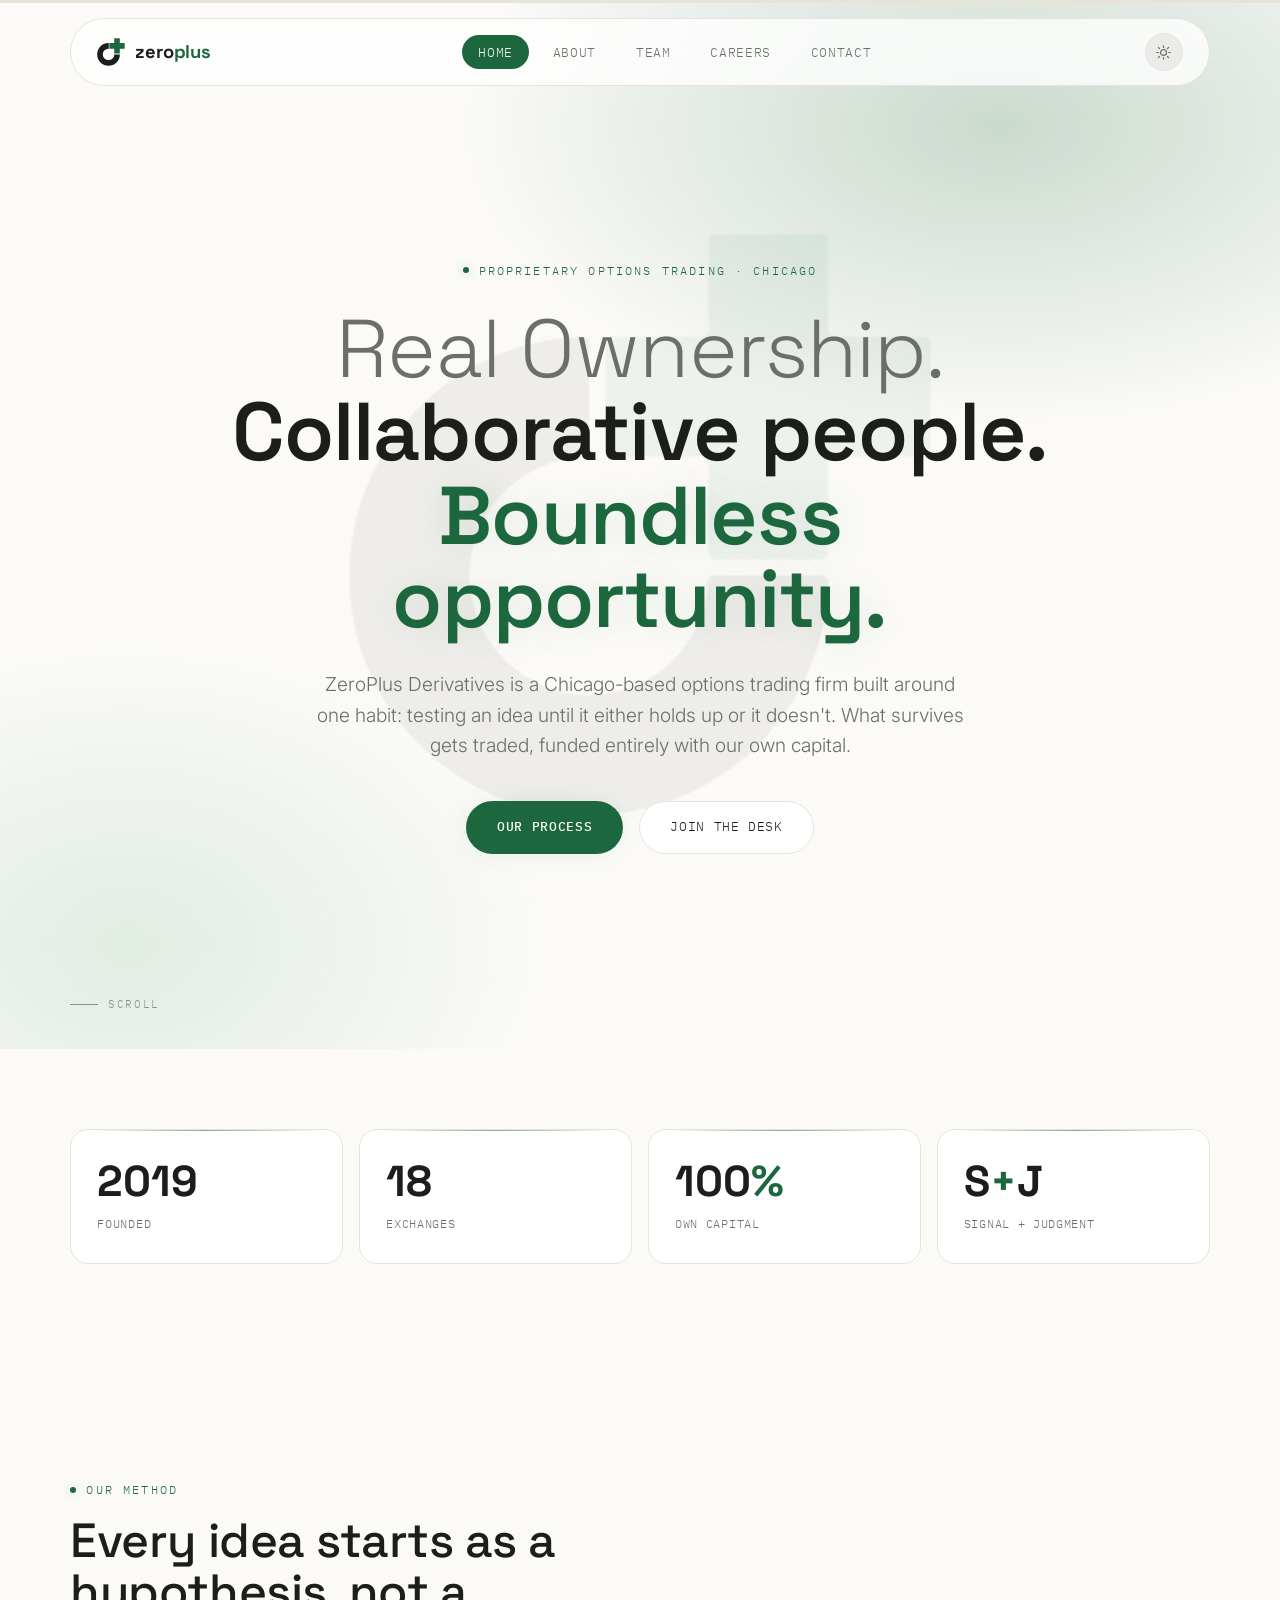
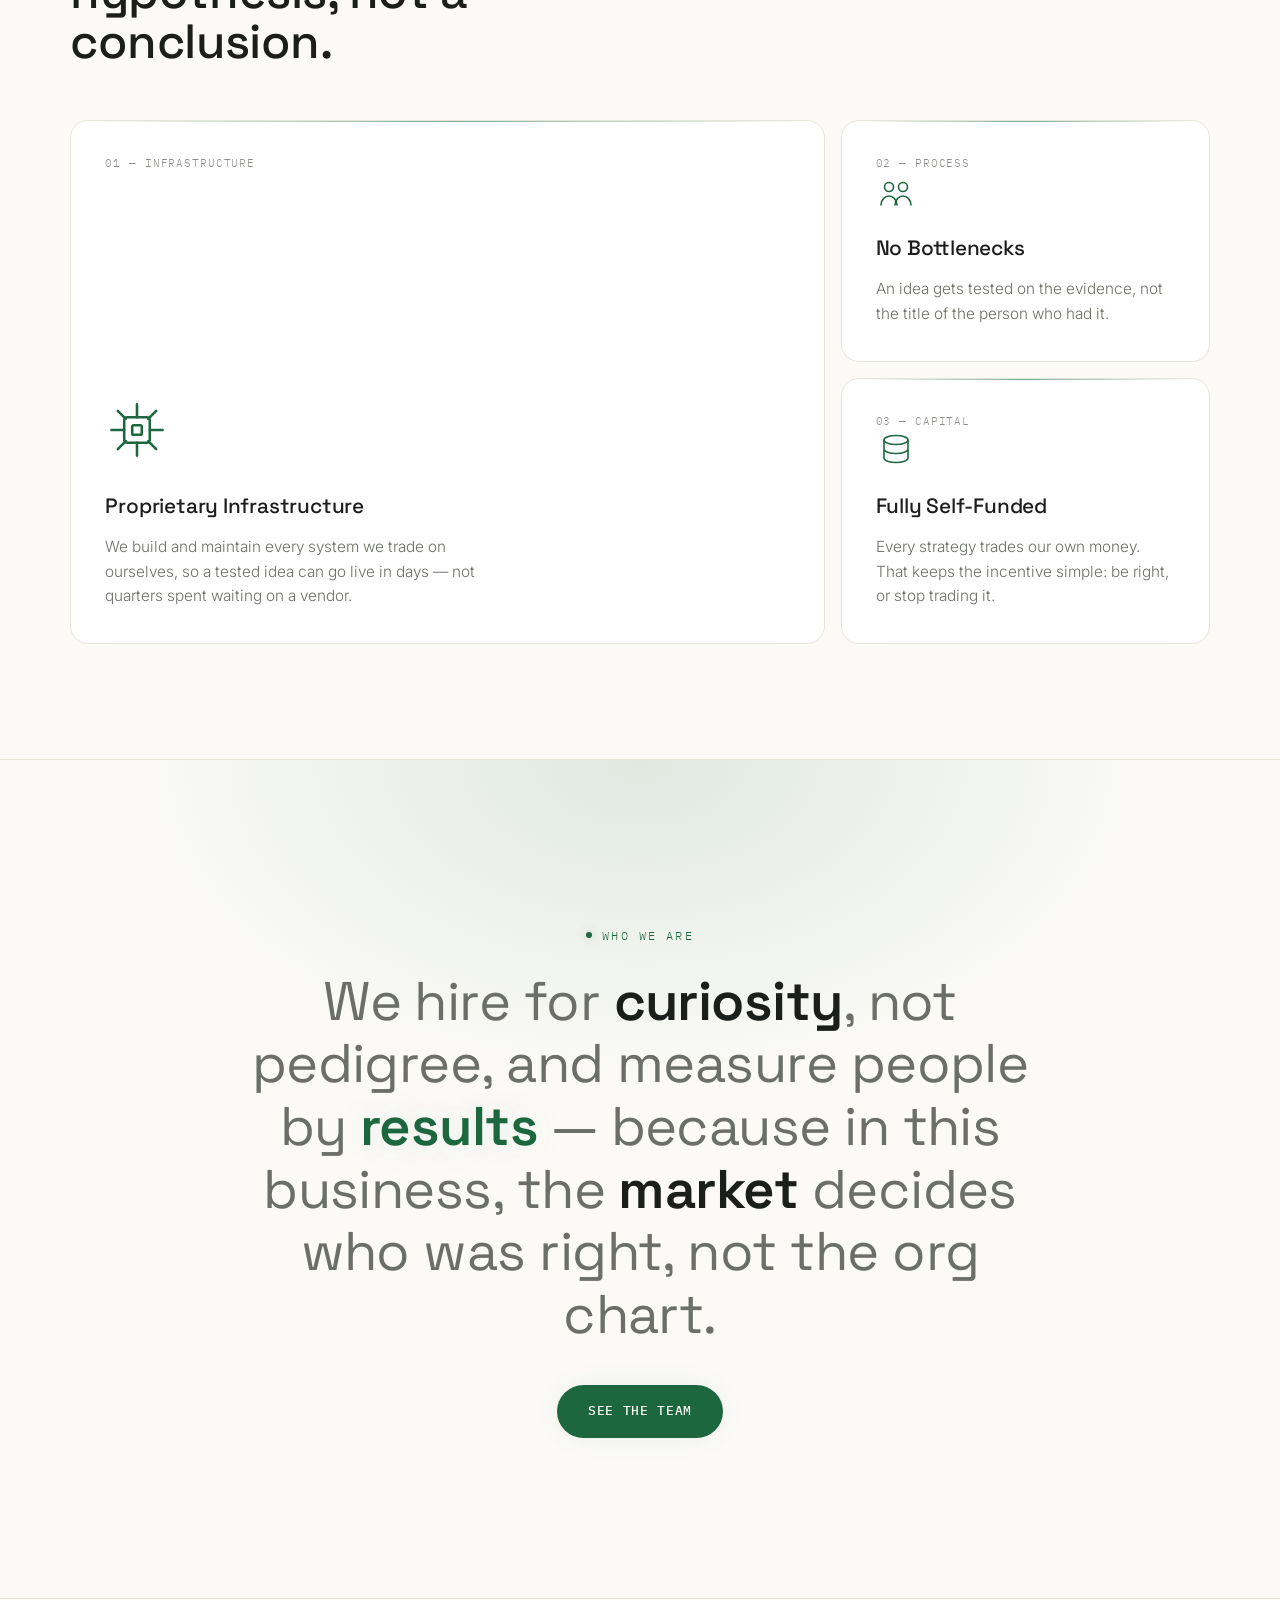
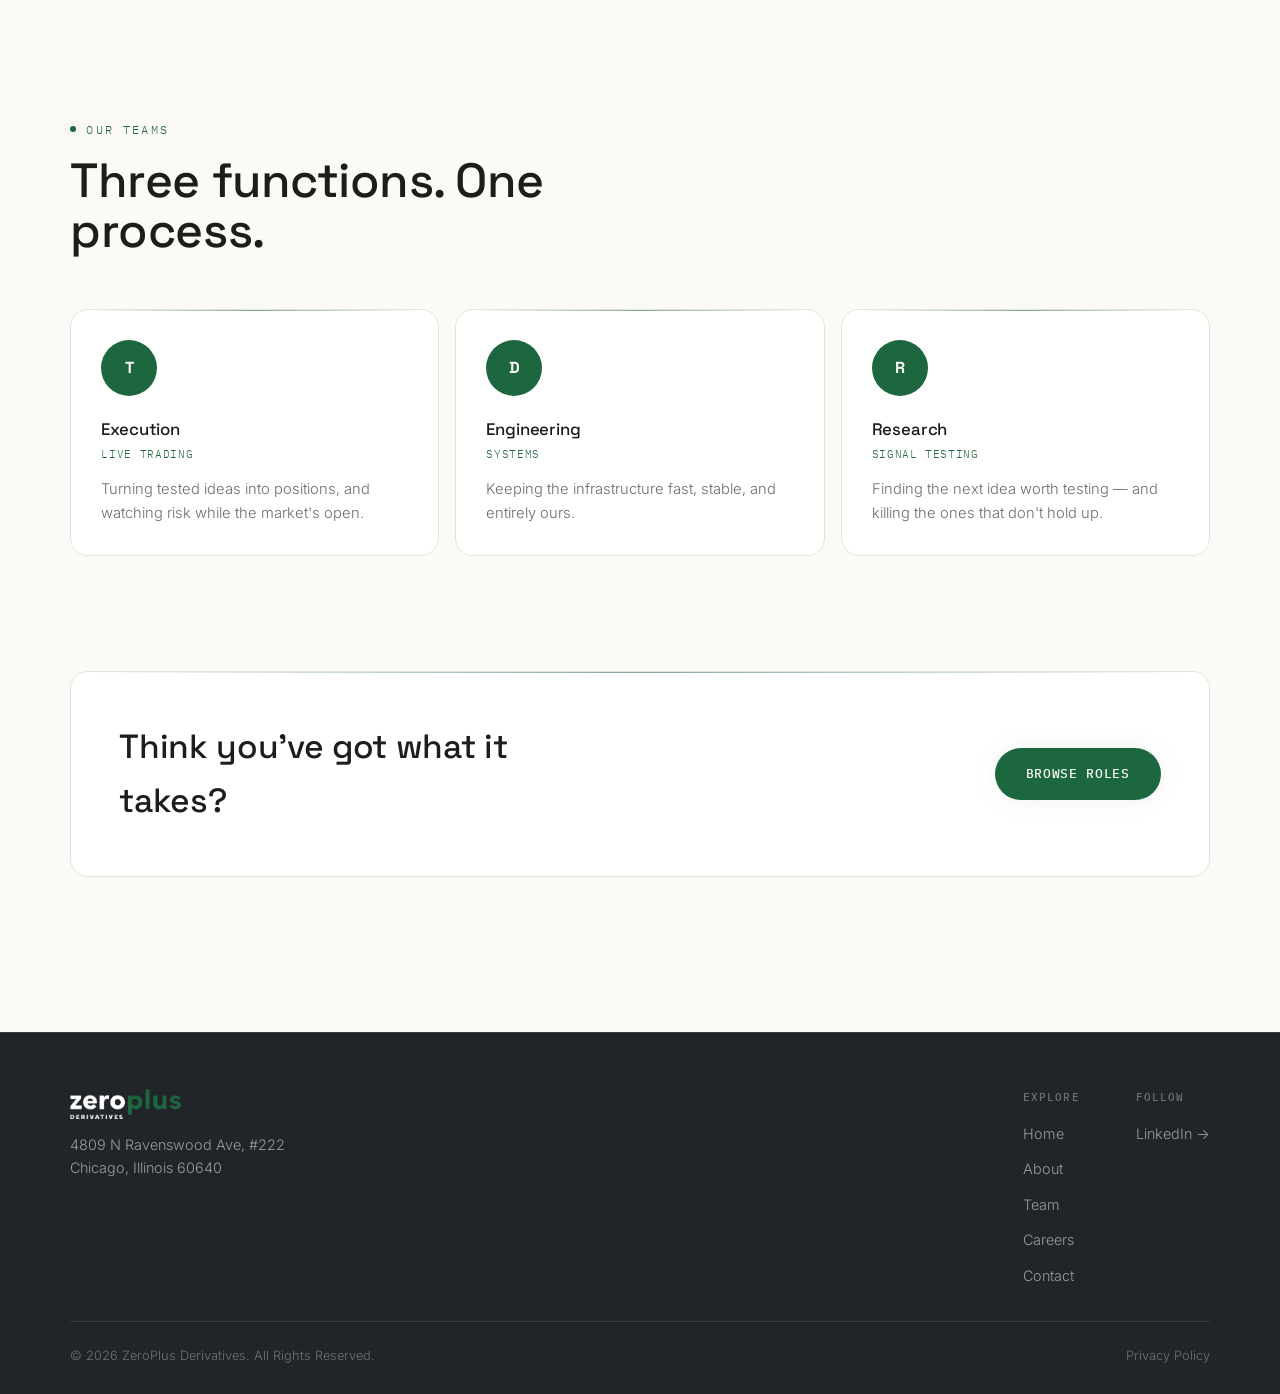
<file: index.html>
<!DOCTYPE html>
<html lang="en">
<head>
<meta charset="UTF-8">
<meta name="viewport" content="width=device-width, initial-scale=1.0">
<title>ZeroPlus Derivatives</title>
<meta name="description" content="ZeroPlus Derivatives is a Chicago-based options trading firm that tests every idea against the data before it trades a dollar of our own capital.">
<link rel="icon" href="assets/logo-mark.png">
<link rel="stylesheet" href="css/style.css">
</head>
<body>

<div class="scroll-progress"><span></span></div>

<header class="site-header">
  <div class="container">
    <a href="index.html" class="brand">
      <svg class="brand-mark" viewBox="0 0 100 100" xmlns="http://www.w3.org/2000/svg" aria-hidden="true">
        <circle cx="41.2" cy="58.5" r="30.5" fill="none" stroke-width="20" stroke-dasharray="143.73 47.91" style="stroke: var(--header-text-hover);"/>
        <g transform="translate(71.5 28.2)">
          <rect x="-10" y="-27.5" width="20" height="55" rx="2" style="fill: var(--glow);"/>
          <rect x="-27.5" y="-10" width="55" height="20" rx="2" style="fill: var(--glow);"/>
        </g>
      </svg>
      <span class="brand-word">zero<span class="g">plus</span></span>
    </a>
    <nav class="main-nav" aria-label="Primary">
      <ul>
        <li><a href="index.html" class="is-active">Home</a></li>
        <li><a href="about.html">About</a></li>
        <li><a href="team.html">Team</a></li>
        <li><a href="careers.html">Careers</a></li>
        <li><a href="contact.html">Contact</a></li>
      </ul>
    </nav>
    <button class="nav-toggle" aria-label="Toggle menu" aria-expanded="false">
      <svg width="16" height="12" viewBox="0 0 18 14" fill="none" xmlns="http://www.w3.org/2000/svg">
        <path d="M0 1H18M0 7H18M0 13H18" stroke="currentColor" stroke-width="1.5"/>
      </svg>
    </button>
    <button class="theme-toggle" aria-label="Toggle light and dark mode">
      <svg class="icon-moon" viewBox="0 0 24 24" fill="none"><path d="M20 14.5A8.5 8.5 0 1 1 9.5 4a7 7 0 0 0 10.5 10.5Z" stroke="currentColor" stroke-width="1.7" stroke-linejoin="round"/></svg>
      <svg class="icon-sun" viewBox="0 0 24 24" fill="none"><circle cx="12" cy="12" r="4.2" stroke="currentColor" stroke-width="1.7"/><path d="M12 2.5v2.3M12 19.2v2.3M4.9 4.9l1.6 1.6M17.5 17.5l1.6 1.6M2.5 12h2.3M19.2 12h2.3M4.9 19.1l1.6-1.6M17.5 6.5l1.6-1.6" stroke="currentColor" stroke-width="1.7" stroke-linecap="round"/></svg>
    </button>
  </div>
</header>

<main>
  <!-- HERO -->
  <section class="hero">
    <canvas class="hero-canvas" aria-hidden="true"></canvas>
    <img src="assets/logo-mark.png" alt="" class="hero-mark-bg" aria-hidden="true">
        <div class="container">
      <div class="hero-inner">
        <span class="eyebrow">Proprietary Options Trading &middot; Chicago</span>
        <h1><span class="thin">Real Ownership.</span><br>Collaborative people.<br><span class="accent">Boundless opportunity.</span></h1>
        <p class="lede">ZeroPlus Derivatives is a Chicago-based options trading firm built around one habit: testing an idea until it either holds up or it doesn't. What survives gets traded, funded entirely with our own capital.</p>
        <div class="cta-row">
          <a href="about.html" class="btn btn-primary">Our process</a>
          <a href="careers.html" class="btn btn-ghost">Join the desk</a>
        </div>
      </div>
    </div>
    <div class="scroll-cue"><span class="line"></span> Scroll</div>
  </section>

  <!-- STAT BAND -->
  <div class="stat-band">
    <div class="container">
      <div class="stat-grid">
        <div class="stat-tile glass">
          <div class="value">2019</div>
          <div class="label">Founded</div>
        </div>
        <div class="stat-tile glass">
          <div class="value">18</div>
          <div class="label">Exchanges</div>
        </div>
        <div class="stat-tile glass">
          <div class="value">100<span class="unit">%</span></div>
          <div class="label">Own Capital</div>
        </div>
        <div class="stat-tile glass">
          <div class="value">S<span class="unit">+</span>J</div>
          <div class="label">Signal + Judgment</div>
        </div>
      </div>
    </div>
  </div>

  <!-- BENTO: WHAT WE DO -->
  <section class="section-dark">
    <div class="container">
      <div class="section-head">
        <span class="eyebrow">Our Method</span>
        <h2>Every idea starts as a hypothesis, not a conclusion.</h2>
      </div>
      <div class="bento">
        <div class="bento-item glass span-2 span-2-row">
          <span class="tag">01 &mdash; Infrastructure</span>
          <svg class="bento-icon" viewBox="0 0 40 40" fill="none" xmlns="http://www.w3.org/2000/svg">
            <rect x="12" y="12" width="16" height="16" rx="2" stroke="currentColor" stroke-width="1.6"/>
            <rect x="17" y="17" width="6" height="6" rx="1" stroke="currentColor" stroke-width="1.6"/>
            <path d="M20 4V12M20 28V36M4 20H12M28 20H36M8 8L13 13M32 8L27 13M8 32L13 27M32 32L27 27" stroke="currentColor" stroke-width="1.6" stroke-linecap="round"/>
          </svg>
          <h3>Proprietary Infrastructure</h3>
          <p>We build and maintain every system we trade on ourselves, so a tested idea can go live in days &mdash; not quarters spent waiting on a vendor.</p>
        </div>
        <div class="bento-item glass">
          <span class="tag">02 &mdash; Process</span>
          <svg class="bento-icon" viewBox="0 0 40 40" fill="none" xmlns="http://www.w3.org/2000/svg">
            <circle cx="13" cy="15" r="4.5" stroke="currentColor" stroke-width="1.6"/>
            <circle cx="27" cy="15" r="4.5" stroke="currentColor" stroke-width="1.6"/>
            <path d="M5 33c0-5 4-9 8-9s8 4 8 9M19 33c0-5 4-9 8-9s8 4 8 9" stroke="currentColor" stroke-width="1.6" stroke-linecap="round"/>
          </svg>
          <h3>No Bottlenecks</h3>
          <p>An idea gets tested on the evidence, not the title of the person who had it.</p>
        </div>
        <div class="bento-item glass">
          <span class="tag">03 &mdash; Capital</span>
          <svg class="bento-icon" viewBox="0 0 40 40" fill="none" xmlns="http://www.w3.org/2000/svg">
            <ellipse cx="20" cy="10" rx="12" ry="4.5" stroke="currentColor" stroke-width="1.6"/>
            <path d="M8 10v9c0 2.5 5.4 4.5 12 4.5s12-2 12-4.5v-9M8 19v9c0 2.5 5.4 4.5 12 4.5s12-2 12-4.5v-9" stroke="currentColor" stroke-width="1.6"/>
          </svg>
          <h3>Fully Self-Funded</h3>
          <p>Every strategy trades our own money. That keeps the incentive simple: be right, or stop trading it.</p>
        </div>
      </div>
    </div>
  </section>

  <!-- STATEMENT -->
  <section class="statement">
    <div class="container">
      <span class="eyebrow">Who We Are</span>
      <h2 style="margin-top:24px;">We hire for <strong>curiosity</strong>, not pedigree, and measure people by <span class="accent">results</span> &mdash; because in this business, the <strong>market</strong> decides who was right, not the org chart.</h2>
      <div class="cta-row" style="justify-content:center; margin-top:40px;">
        <a href="team.html" class="btn btn-primary">See the team</a>
      </div>
    </div>
  </section>

  <!-- TEAM PREVIEW -->
  <section class="section-dark">
    <div class="container">
      <div class="section-head">
        <span class="eyebrow">Our Teams</span>
        <h2>Three functions. One process.</h2>
      </div>
      <div class="people-grid">
        <div class="people-card glass">
          <div class="people-avatar">T</div>
          <h4>Execution</h4>
          <span class="role">Live Trading</span>
          <p>Turning tested ideas into positions, and watching risk while the market's open.</p>
        </div>
        <div class="people-card glass">
          <div class="people-avatar">D</div>
          <h4>Engineering</h4>
          <span class="role">Systems</span>
          <p>Keeping the infrastructure fast, stable, and entirely ours.</p>
        </div>
        <div class="people-card glass">
          <div class="people-avatar">R</div>
          <h4>Research</h4>
          <span class="role">Signal Testing</span>
          <p>Finding the next idea worth testing &mdash; and killing the ones that don't hold up.</p>
        </div>
      </div>
    </div>
  </section>

  <!-- CTA -->
  <section class="section-dark" style="padding-top:0;">
    <div class="container">
      <div class="cta-banner glass">
        <h2>Think you've got what it takes?</h2>
        <a href="careers.html" class="btn btn-primary">Browse roles</a>
      </div>
    </div>
  </section>
</main>

<footer class="site-footer">
  <div class="container">
    <div class="footer-top">
      <div class="footer-brand">
        <img src="assets/logo-full.png" alt="ZeroPlus Derivatives">
        <address>
          4809 N Ravenswood Ave, #222<br>
          Chicago, Illinois 60640
        </address>
      </div>
      <div class="footer-nav">
        <div>
          <h4>Explore</h4>
          <ul>
            <li><a href="index.html">Home</a></li>
            <li><a href="about.html">About</a></li>
            <li><a href="team.html">Team</a></li>
            <li><a href="careers.html">Careers</a></li>
            <li><a href="contact.html">Contact</a></li>
          </ul>
        </div>
        <div>
          <h4>Follow</h4>
          <ul>
            <li><a href="https://www.linkedin.com/company/zeroplus-derivatives-llc/" target="_blank" rel="noopener" class="social-link">LinkedIn &rarr;</a></li>
          </ul>
        </div>
      </div>
    </div>
    <div class="footer-bottom">
      <span>&copy; 2026 ZeroPlus Derivatives. All Rights Reserved.</span>
      <a href="#">Privacy Policy</a>
    </div>
  </div>
</footer>

<script src="js/script.js"></script>
</body>
</html>
</file>
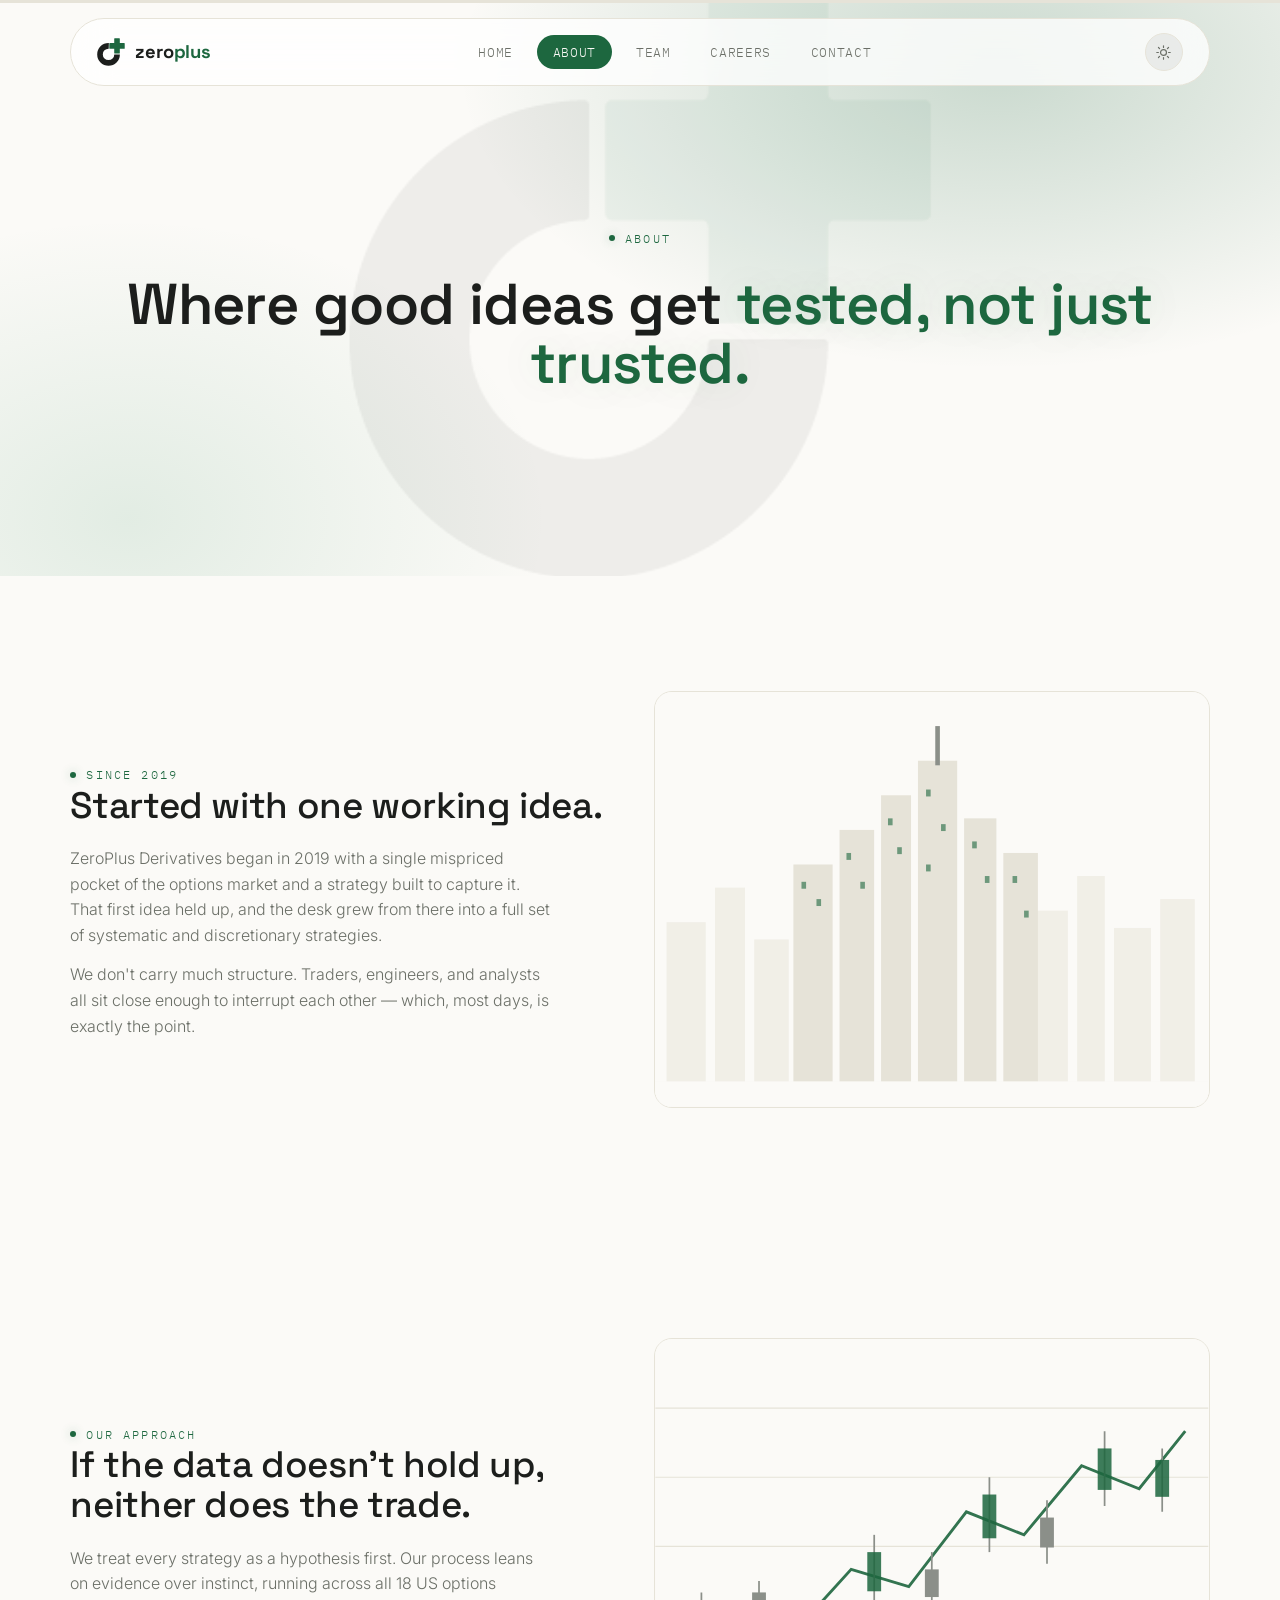
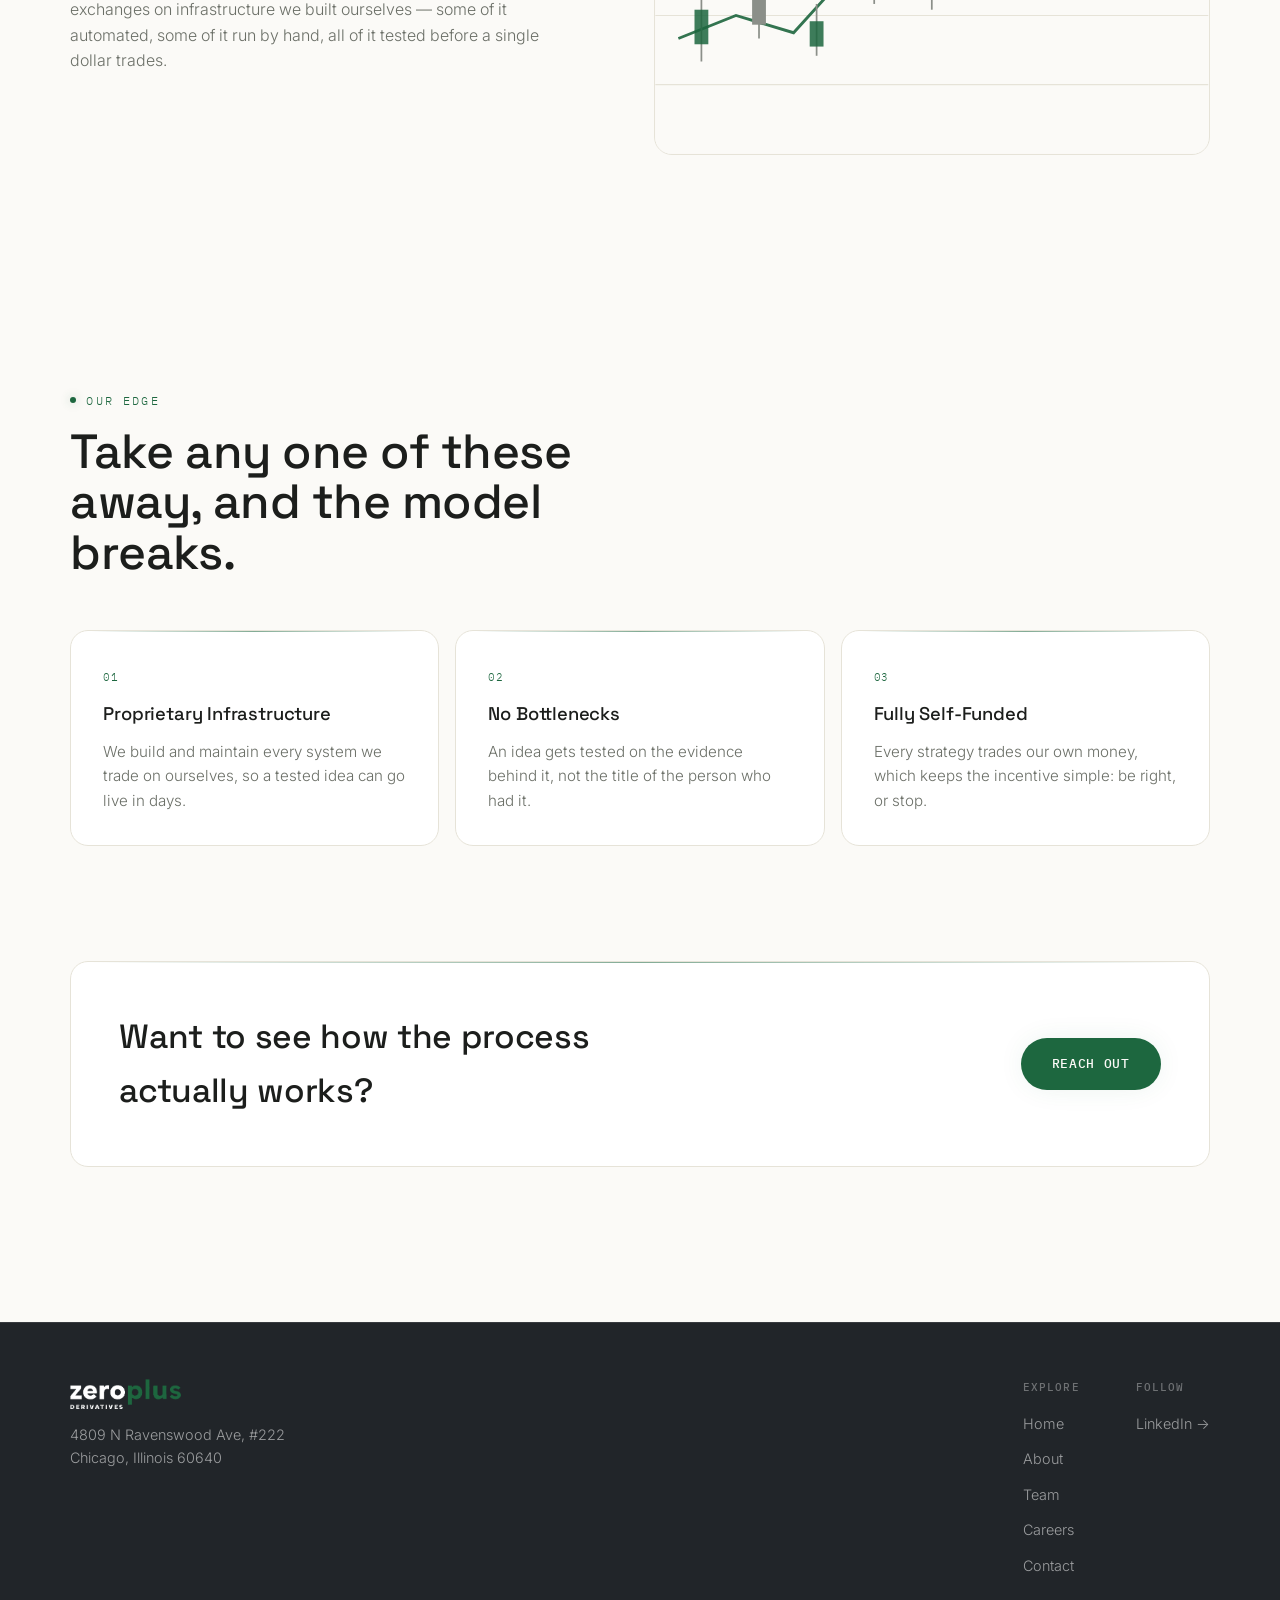
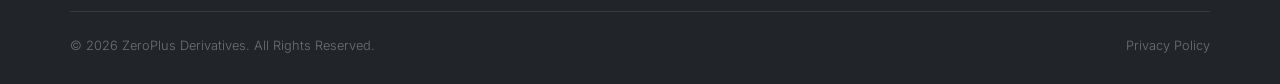
<file: about.html>
<!DOCTYPE html>
<html lang="en">
<head>
<meta charset="UTF-8">
<meta name="viewport" content="width=device-width, initial-scale=1.0">
<title>About &mdash; ZeroPlus Derivatives</title>
<meta name="description" content="ZeroPlus Derivatives has tested and traded options strategies across 18 US exchanges since 2019, on infrastructure we built and fund ourselves.">
<link rel="icon" href="assets/logo-mark.png">
<link rel="stylesheet" href="css/style.css">
</head>
<body>

<div class="scroll-progress"><span></span></div>

<header class="site-header">
  <div class="container">
    <a href="index.html" class="brand">
      <svg class="brand-mark" viewBox="0 0 100 100" xmlns="http://www.w3.org/2000/svg" aria-hidden="true">
        <circle cx="41.2" cy="58.5" r="30.5" fill="none" stroke-width="20" stroke-dasharray="143.73 47.91" style="stroke: var(--header-text-hover);"/>
        <g transform="translate(71.5 28.2)">
          <rect x="-10" y="-27.5" width="20" height="55" rx="2" style="fill: var(--glow);"/>
          <rect x="-27.5" y="-10" width="55" height="20" rx="2" style="fill: var(--glow);"/>
        </g>
      </svg>
      <span class="brand-word">zero<span class="g">plus</span></span>
    </a>
    <nav class="main-nav" aria-label="Primary">
      <ul>
        <li><a href="index.html">Home</a></li>
        <li><a href="about.html" class="is-active">About</a></li>
        <li><a href="team.html">Team</a></li>
        <li><a href="careers.html">Careers</a></li>
        <li><a href="contact.html">Contact</a></li>
      </ul>
    </nav>
    <button class="nav-toggle" aria-label="Toggle menu" aria-expanded="false">
      <svg width="16" height="12" viewBox="0 0 18 14" fill="none" xmlns="http://www.w3.org/2000/svg">
        <path d="M0 1H18M0 7H18M0 13H18" stroke="currentColor" stroke-width="1.5"/>
      </svg>
    </button>
    <button class="theme-toggle" aria-label="Toggle light and dark mode">
      <svg class="icon-moon" viewBox="0 0 24 24" fill="none"><path d="M20 14.5A8.5 8.5 0 1 1 9.5 4a7 7 0 0 0 10.5 10.5Z" stroke="currentColor" stroke-width="1.7" stroke-linejoin="round"/></svg>
      <svg class="icon-sun" viewBox="0 0 24 24" fill="none"><circle cx="12" cy="12" r="4.2" stroke="currentColor" stroke-width="1.7"/><path d="M12 2.5v2.3M12 19.2v2.3M4.9 4.9l1.6 1.6M17.5 17.5l1.6 1.6M2.5 12h2.3M19.2 12h2.3M4.9 19.1l1.6-1.6M17.5 6.5l1.6-1.6" stroke="currentColor" stroke-width="1.7" stroke-linecap="round"/></svg>
    </button>
  </div>
</header>

<main>
  <!-- PAGE INTRO -->
  <section class="hero" style="min-height:64vh;">
    <canvas class="hero-canvas" aria-hidden="true"></canvas>
    <img src="assets/logo-mark.png" alt="" class="hero-mark-bg" aria-hidden="true">
        <div class="container">
      <div class="hero-inner" style="max-width:1100px; padding-top:60px; padding-bottom:20px;">
        <span class="eyebrow">About</span>
        <h1 style="font-size: clamp(2.1rem, 4.8vw, 3.6rem);">Where good ideas get <span class="accent">tested, not just trusted.</span></h1>
      </div>
    </div>
  </section>

  <!-- HUMBLE SINCE OUR BEGINNINGS -->
  <section class="section-dark">
    <div class="container">
      <div class="split-row">
        <div class="split-text">
          <span class="eyebrow">Since 2019</span>
          <h2>Started with one working idea.</h2>
          <p>ZeroPlus Derivatives began in 2019 with a single mispriced pocket of the options market and a strategy built to capture it. That first idea held up, and the desk grew from there into a full set of systematic and discretionary strategies.</p>
          <p>We don't carry much structure. Traders, engineers, and analysts all sit close enough to interrupt each other &mdash; which, most days, is exactly the point.</p>
        </div>
        <div class="split-media">
          <svg viewBox="0 0 480 360" class="scene-svg" aria-hidden="true" preserveAspectRatio="xMidYMax slice">
            <rect width="480" height="360" style="fill: var(--ink);"/>
            <g style="fill: var(--glass-strong);">
              <rect x="10" y="200" width="34" height="140"/>
              <rect x="52" y="170" width="26" height="170"/>
              <rect x="86" y="215" width="30" height="125"/>
              <rect x="330" y="190" width="28" height="150"/>
              <rect x="366" y="160" width="24" height="180"/>
              <rect x="398" y="205" width="32" height="135"/>
              <rect x="438" y="180" width="30" height="160"/>
            </g>
            <g style="fill: var(--glass-border);">
              <rect x="120" y="150" width="34" height="190"/>
              <rect x="160" y="120" width="30" height="220"/>
              <rect x="196" y="90"  width="26" height="250"/>
              <rect x="228" y="60"  width="34" height="280"/>
              <rect x="268" y="110" width="28" height="230"/>
              <rect x="302" y="140" width="30" height="200"/>
              <rect x="243" y="30" width="4" height="34" style="fill: var(--text-dim);"/>
            </g>
            <g style="fill: var(--glow);" opacity="0.6">
              <rect x="127" y="165" width="4" height="6"/>
              <rect x="140" y="180" width="4" height="6"/>
              <rect x="166" y="140" width="4" height="6"/>
              <rect x="178" y="165" width="4" height="6"/>
              <rect x="202" y="110" width="4" height="6"/>
              <rect x="210" y="135" width="4" height="6"/>
              <rect x="235" y="85"  width="4" height="6"/>
              <rect x="248" y="115" width="4" height="6"/>
              <rect x="235" y="150" width="4" height="6"/>
              <rect x="275" y="130" width="4" height="6"/>
              <rect x="286" y="160" width="4" height="6"/>
              <rect x="310" y="160" width="4" height="6"/>
              <rect x="320" y="190" width="4" height="6"/>
            </g>
            <rect x="0" y="338" width="480" height="22" style="fill: var(--ink);"/>
          </svg>
        </div>
      </div>
    </div>
  </section>

  <!-- EVERY GREAT OPPORTUNITY -->
  <section class="section-dark">
    <div class="container">
      <div class="split-row reverse">
        <div class="split-media">
          <svg viewBox="0 0 480 360" class="scene-svg" aria-hidden="true">
            <rect width="480" height="360" style="fill: var(--ink);"/>
            <g style="stroke: var(--glass-border);" stroke-width="1">
              <line x1="0" y1="60" x2="480" y2="60"/>
              <line x1="0" y1="120" x2="480" y2="120"/>
              <line x1="0" y1="180" x2="480" y2="180"/>
              <line x1="0" y1="240" x2="480" y2="240"/>
              <line x1="0" y1="300" x2="480" y2="300"/>
            </g>
            <polyline points="20,260 70,240 120,255 170,200 220,215 270,150 320,170 370,110 420,130 460,80"
              fill="none" style="stroke: var(--glow);" stroke-width="2.5" opacity="0.9"/>
            <g style="stroke: var(--text-dim);" stroke-width="1.5">
              <line x1="40" y1="220" x2="40" y2="280"/>
              <line x1="90" y1="210" x2="90" y2="260"/>
              <line x1="140" y1="230" x2="140" y2="275"/>
              <line x1="190" y1="170" x2="190" y2="230"/>
              <line x1="240" y1="185" x2="240" y2="235"/>
              <line x1="290" y1="120" x2="290" y2="185"/>
              <line x1="340" y1="140" x2="340" y2="195"/>
              <line x1="390" y1="80"  x2="390" y2="145"/>
              <line x1="440" y1="95"  x2="440" y2="150"/>
            </g>
            <g>
              <rect x="34" y="235" width="12" height="30" style="fill: var(--glow);" opacity="0.85"/>
              <rect x="84" y="220" width="12" height="28" style="fill: var(--text-dim);"/>
              <rect x="134" y="245" width="12" height="22" style="fill: var(--glow);" opacity="0.85"/>
              <rect x="184" y="185" width="12" height="34" style="fill: var(--glow);" opacity="0.85"/>
              <rect x="234" y="200" width="12" height="24" style="fill: var(--text-dim);"/>
              <rect x="284" y="135" width="12" height="38" style="fill: var(--glow);" opacity="0.85"/>
              <rect x="334" y="155" width="12" height="26" style="fill: var(--text-dim);"/>
              <rect x="384" y="95"  width="12" height="36" style="fill: var(--glow);" opacity="0.85"/>
              <rect x="434" y="105" width="12" height="32" style="fill: var(--glow);" opacity="0.85"/>
            </g>
          </svg>
        </div>
        <div class="split-text">
          <span class="eyebrow">Our Approach</span>
          <h2>If the data doesn't hold up, neither does the trade.</h2>
          <p>We treat every strategy as a hypothesis first. Our process leans on evidence over instinct, running across all 18 US options exchanges on infrastructure we built ourselves &mdash; some of it automated, some of it run by hand, all of it tested before a single dollar trades.</p>
        </div>
      </div>
    </div>
  </section>

  <!-- OUR EDGE -->
  <section class="section-dark">
    <div class="container">
      <div class="section-head">
        <span class="eyebrow">Our Edge</span>
        <h2>Take any one of these away, and the model breaks.</h2>
      </div>
      <div class="card-grid3">
        <div class="glass">
          <span class="tag">01</span>
          <h3>Proprietary Infrastructure</h3>
          <p>We build and maintain every system we trade on ourselves, so a tested idea can go live in days.</p>
        </div>
        <div class="glass">
          <span class="tag">02</span>
          <h3>No Bottlenecks</h3>
          <p>An idea gets tested on the evidence behind it, not the title of the person who had it.</p>
        </div>
        <div class="glass">
          <span class="tag">03</span>
          <h3>Fully Self-Funded</h3>
          <p>Every strategy trades our own money, which keeps the incentive simple: be right, or stop.</p>
        </div>
      </div>
    </div>
  </section>

  <!-- CTA -->
  <section class="section-dark" style="padding-top:0;">
    <div class="container">
      <div class="cta-banner glass">
        <h2>Want to see how the process actually works?</h2>
        <a href="contact.html" class="btn btn-primary">Reach out</a>
      </div>
    </div>
  </section>
</main>

<footer class="site-footer">
  <div class="container">
    <div class="footer-top">
      <div class="footer-brand">
        <img src="assets/logo-full.png" alt="ZeroPlus Derivatives">
        <address>
          4809 N Ravenswood Ave, #222<br>
          Chicago, Illinois 60640
        </address>
      </div>
      <div class="footer-nav">
        <div>
          <h4>Explore</h4>
          <ul>
            <li><a href="index.html">Home</a></li>
            <li><a href="about.html">About</a></li>
            <li><a href="team.html">Team</a></li>
            <li><a href="careers.html">Careers</a></li>
            <li><a href="contact.html">Contact</a></li>
          </ul>
        </div>
        <div>
          <h4>Follow</h4>
          <ul>
            <li><a href="https://www.linkedin.com/company/zeroplus-derivatives-llc/" target="_blank" rel="noopener" class="social-link">LinkedIn &rarr;</a></li>
          </ul>
        </div>
      </div>
    </div>
    <div class="footer-bottom">
      <span>&copy; 2026 ZeroPlus Derivatives. All Rights Reserved.</span>
      <a href="#">Privacy Policy</a>
    </div>
  </div>
</footer>

<script src="js/script.js"></script>
</body>
</html>
</file>
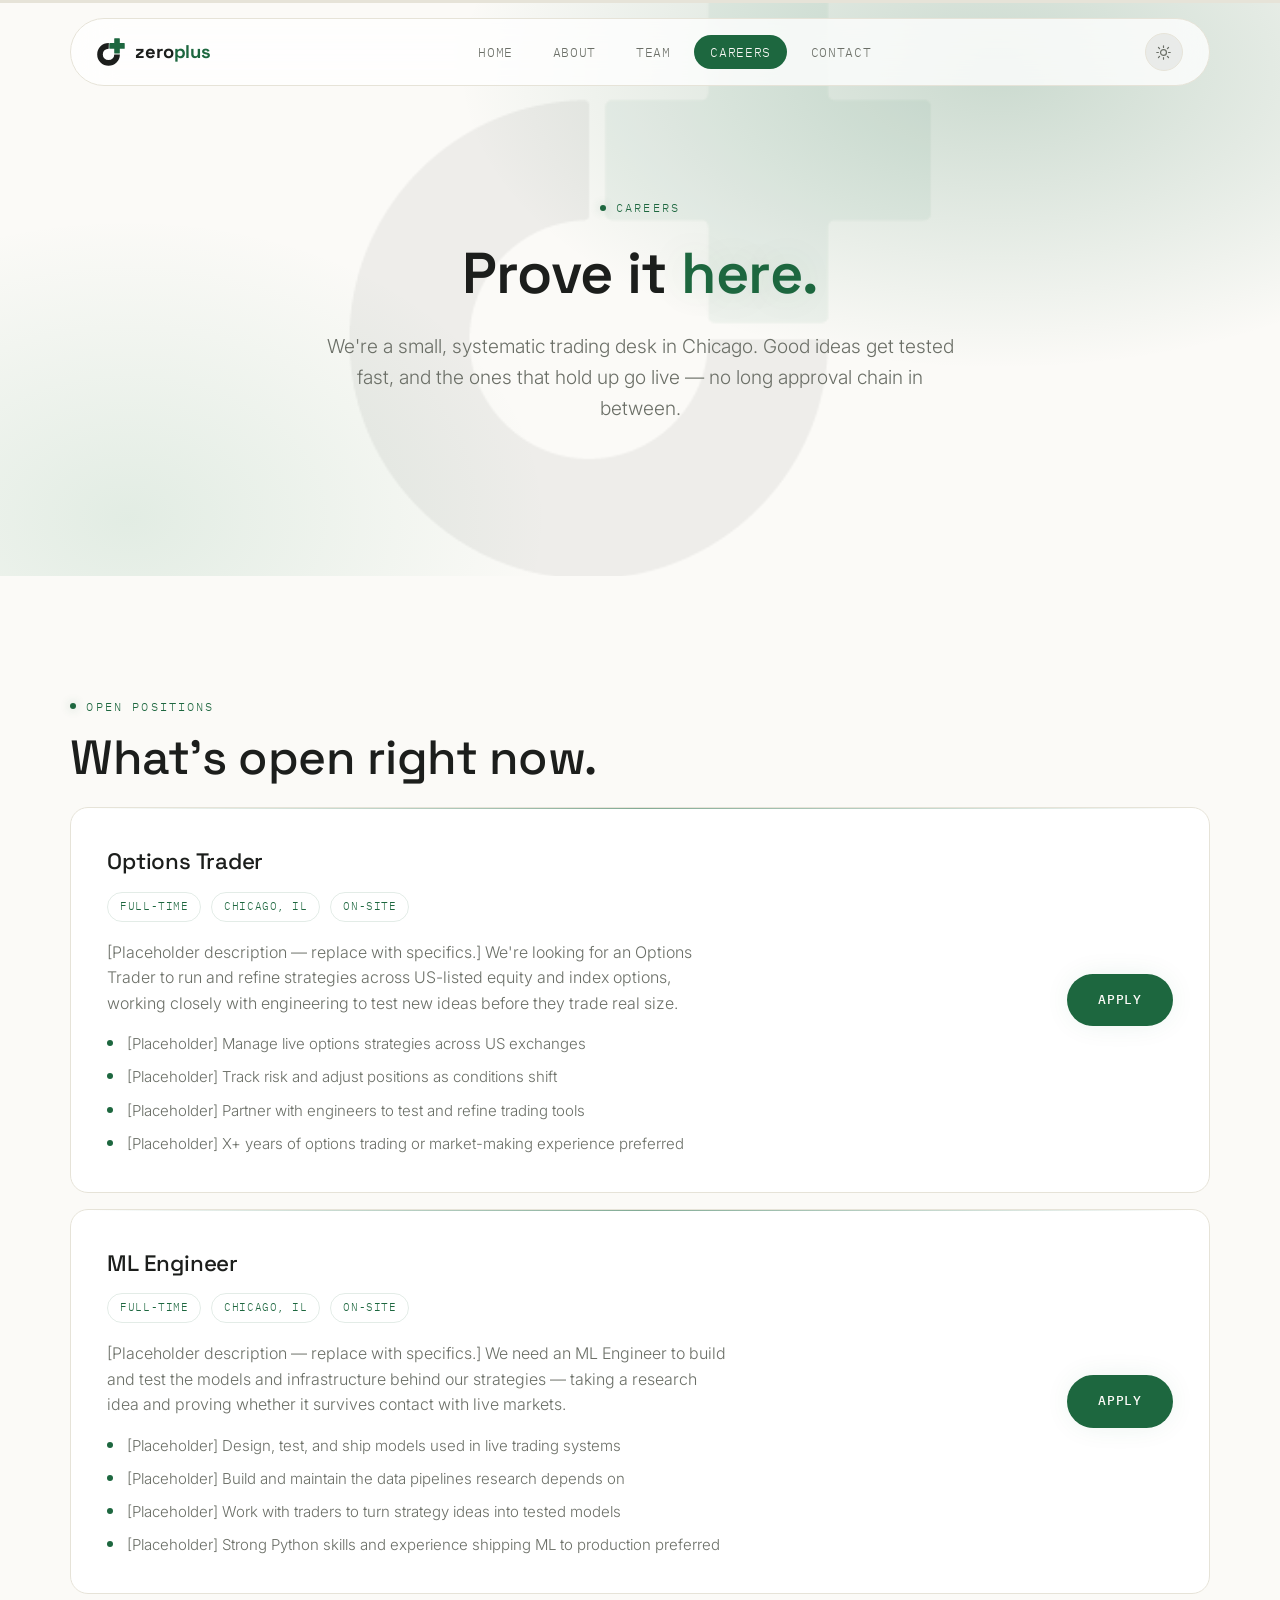
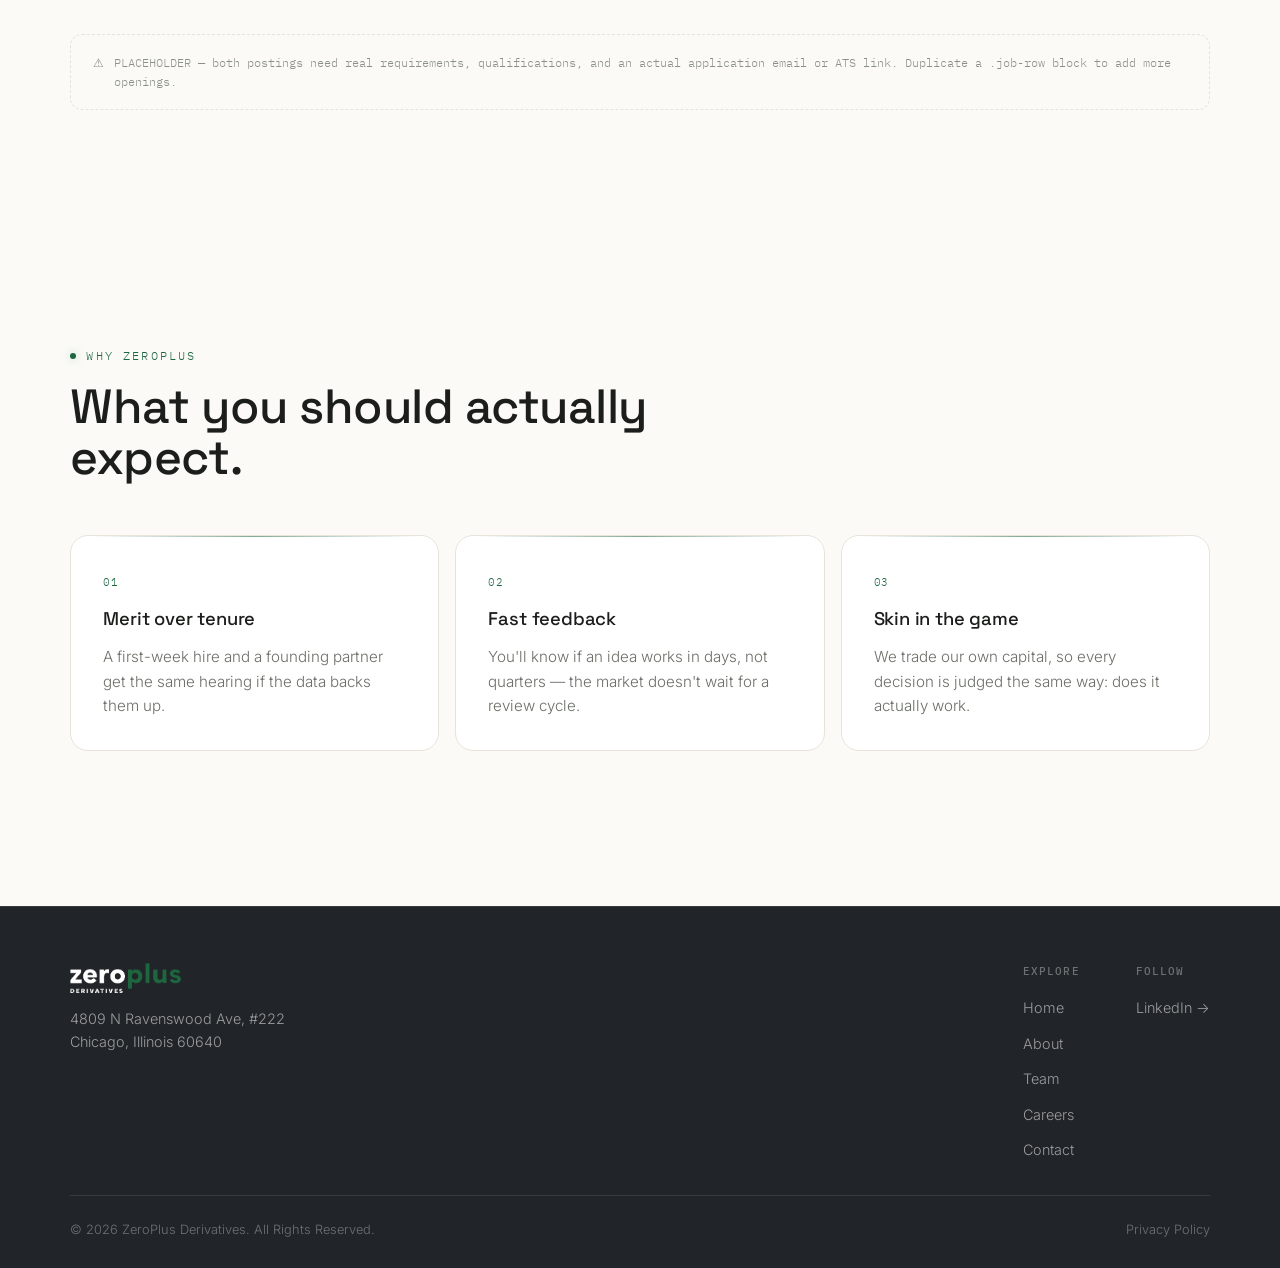
<file: careers.html>
<!DOCTYPE html>
<html lang="en">
<head>
<meta charset="UTF-8">
<meta name="viewport" content="width=device-width, initial-scale=1.0">
<title>Careers &mdash; ZeroPlus Derivatives</title>
<meta name="description" content="ZeroPlus Derivatives is hiring a trader and an engineer in Chicago &mdash; a small desk where tested ideas go live fast, not slow.">
<link rel="icon" href="assets/logo-mark.png">
<link rel="stylesheet" href="css/style.css">
</head>
<body>

<div class="scroll-progress"><span></span></div>

<header class="site-header">
  <div class="container">
    <a href="index.html" class="brand">
      <svg class="brand-mark" viewBox="0 0 100 100" xmlns="http://www.w3.org/2000/svg" aria-hidden="true">
        <circle cx="41.2" cy="58.5" r="30.5" fill="none" stroke-width="20" stroke-dasharray="143.73 47.91" style="stroke: var(--header-text-hover);"/>
        <g transform="translate(71.5 28.2)">
          <rect x="-10" y="-27.5" width="20" height="55" rx="2" style="fill: var(--glow);"/>
          <rect x="-27.5" y="-10" width="55" height="20" rx="2" style="fill: var(--glow);"/>
        </g>
      </svg>
      <span class="brand-word">zero<span class="g">plus</span></span>
    </a>
    <nav class="main-nav" aria-label="Primary">
      <ul>
        <li><a href="index.html">Home</a></li>
        <li><a href="about.html">About</a></li>
        <li><a href="team.html">Team</a></li>
        <li><a href="careers.html" class="is-active">Careers</a></li>
        <li><a href="contact.html">Contact</a></li>
      </ul>
    </nav>
    <button class="nav-toggle" aria-label="Toggle menu" aria-expanded="false">
      <svg width="16" height="12" viewBox="0 0 18 14" fill="none" xmlns="http://www.w3.org/2000/svg">
        <path d="M0 1H18M0 7H18M0 13H18" stroke="currentColor" stroke-width="1.5"/>
      </svg>
    </button>
    <button class="theme-toggle" aria-label="Toggle light and dark mode">
      <svg class="icon-moon" viewBox="0 0 24 24" fill="none"><path d="M20 14.5A8.5 8.5 0 1 1 9.5 4a7 7 0 0 0 10.5 10.5Z" stroke="currentColor" stroke-width="1.7" stroke-linejoin="round"/></svg>
      <svg class="icon-sun" viewBox="0 0 24 24" fill="none"><circle cx="12" cy="12" r="4.2" stroke="currentColor" stroke-width="1.7"/><path d="M12 2.5v2.3M12 19.2v2.3M4.9 4.9l1.6 1.6M17.5 17.5l1.6 1.6M2.5 12h2.3M19.2 12h2.3M4.9 19.1l1.6-1.6M17.5 6.5l1.6-1.6" stroke="currentColor" stroke-width="1.7" stroke-linecap="round"/></svg>
    </button>
  </div>
</header>

<main>
  <section class="hero" style="min-height:64vh;">
    <canvas class="hero-canvas" aria-hidden="true"></canvas>
    <img src="assets/logo-mark.png" alt="" class="hero-mark-bg" aria-hidden="true">
        <div class="container">
      <div class="hero-inner" style="max-width:1100px; padding-top:60px; padding-bottom:20px;">
        <span class="eyebrow">Careers</span>
        <h1 style="font-size: clamp(2.1rem, 4.8vw, 3.6rem);">Prove it <span class="accent">here.</span></h1>
        <p class="lede">We're a small, systematic trading desk in Chicago. Good ideas get tested fast, and the ones that hold up go live &mdash; no long approval chain in between.</p>
      </div>
    </div>
  </section>

  <!-- OPEN ROLES -->
  <section class="section-dark">
    <div class="container">
      <div class="section-head" style="margin-bottom:24px;">
        <span class="eyebrow">Open Positions</span>
        <h2>What's open right now.</h2>
      </div>

      <div class="job-list">
        <div class="job-row glass">
          <div class="job-main">
            <h3>Options Trader</h3>
            <div class="job-meta"><span>Full-Time</span><span>Chicago, IL</span><span>On-Site</span></div>
            <p class="job-desc">[Placeholder description &mdash; replace with specifics.] We're looking for an Options Trader to run and refine strategies across US-listed equity and index options, working closely with engineering to test new ideas before they trade real size.</p>
            <ul class="job-list-inline">
              <li>[Placeholder] Manage live options strategies across US exchanges</li>
              <li>[Placeholder] Track risk and adjust positions as conditions shift</li>
              <li>[Placeholder] Partner with engineers to test and refine trading tools</li>
              <li>[Placeholder] X+ years of options trading or market-making experience preferred</li>
            </ul>
          </div>
          <div class="job-apply">
            <a href="mailto:careers@zeroplusderivatives.com?subject=Options%20Trader%20Application" class="btn btn-primary">Apply</a>
          </div>
        </div>

        <div class="job-row glass">
          <div class="job-main">
            <h3>ML Engineer</h3>
            <div class="job-meta"><span>Full-Time</span><span>Chicago, IL</span><span>On-Site</span></div>
            <p class="job-desc">[Placeholder description &mdash; replace with specifics.] We need an ML Engineer to build and test the models and infrastructure behind our strategies &mdash; taking a research idea and proving whether it survives contact with live markets.</p>
            <ul class="job-list-inline">
              <li>[Placeholder] Design, test, and ship models used in live trading systems</li>
              <li>[Placeholder] Build and maintain the data pipelines research depends on</li>
              <li>[Placeholder] Work with traders to turn strategy ideas into tested models</li>
              <li>[Placeholder] Strong Python skills and experience shipping ML to production preferred</li>
            </ul>
          </div>
          <div class="job-apply">
            <a href="mailto:careers@zeroplusderivatives.com?subject=ML%20Engineer%20Application" class="btn btn-primary">Apply</a>
          </div>
        </div>
      </div>

      <div class="placeholder-note">
        <span>&#9888;</span>
        <span>PLACEHOLDER &mdash; both postings need real requirements, qualifications, and an actual application email or ATS link. Duplicate a .job-row block to add more openings.</span>
      </div>
    </div>
  </section>

  <!-- WHY ZEROPLUS -->
  <section class="section-dark">
    <div class="container">
      <div class="section-head">
        <span class="eyebrow">Why ZeroPlus</span>
        <h2>What you should actually expect.</h2>
      </div>
      <div class="card-grid3">
        <div class="glass">
          <span class="tag">01</span>
          <h3>Merit over tenure</h3>
          <p>A first-week hire and a founding partner get the same hearing if the data backs them up.</p>
        </div>
        <div class="glass">
          <span class="tag">02</span>
          <h3>Fast feedback</h3>
          <p>You'll know if an idea works in days, not quarters &mdash; the market doesn't wait for a review cycle.</p>
        </div>
        <div class="glass">
          <span class="tag">03</span>
          <h3>Skin in the game</h3>
          <p>We trade our own capital, so every decision is judged the same way: does it actually work.</p>
        </div>
      </div>
    </div>
  </section>
</main>

<footer class="site-footer">
  <div class="container">
    <div class="footer-top">
      <div class="footer-brand">
        <img src="assets/logo-full.png" alt="ZeroPlus Derivatives">
        <address>
          4809 N Ravenswood Ave, #222<br>
          Chicago, Illinois 60640
        </address>
      </div>
      <div class="footer-nav">
        <div>
          <h4>Explore</h4>
          <ul>
            <li><a href="index.html">Home</a></li>
            <li><a href="about.html">About</a></li>
            <li><a href="team.html">Team</a></li>
            <li><a href="careers.html">Careers</a></li>
            <li><a href="contact.html">Contact</a></li>
          </ul>
        </div>
        <div>
          <h4>Follow</h4>
          <ul>
            <li><a href="https://www.linkedin.com/company/zeroplus-derivatives-llc/" target="_blank" rel="noopener" class="social-link">LinkedIn &rarr;</a></li>
          </ul>
        </div>
      </div>
    </div>
    <div class="footer-bottom">
      <span>&copy; 2026 ZeroPlus Derivatives. All Rights Reserved.</span>
      <a href="#">Privacy Policy</a>
    </div>
  </div>
</footer>

<script src="js/script.js"></script>
</body>
</html>
</file>
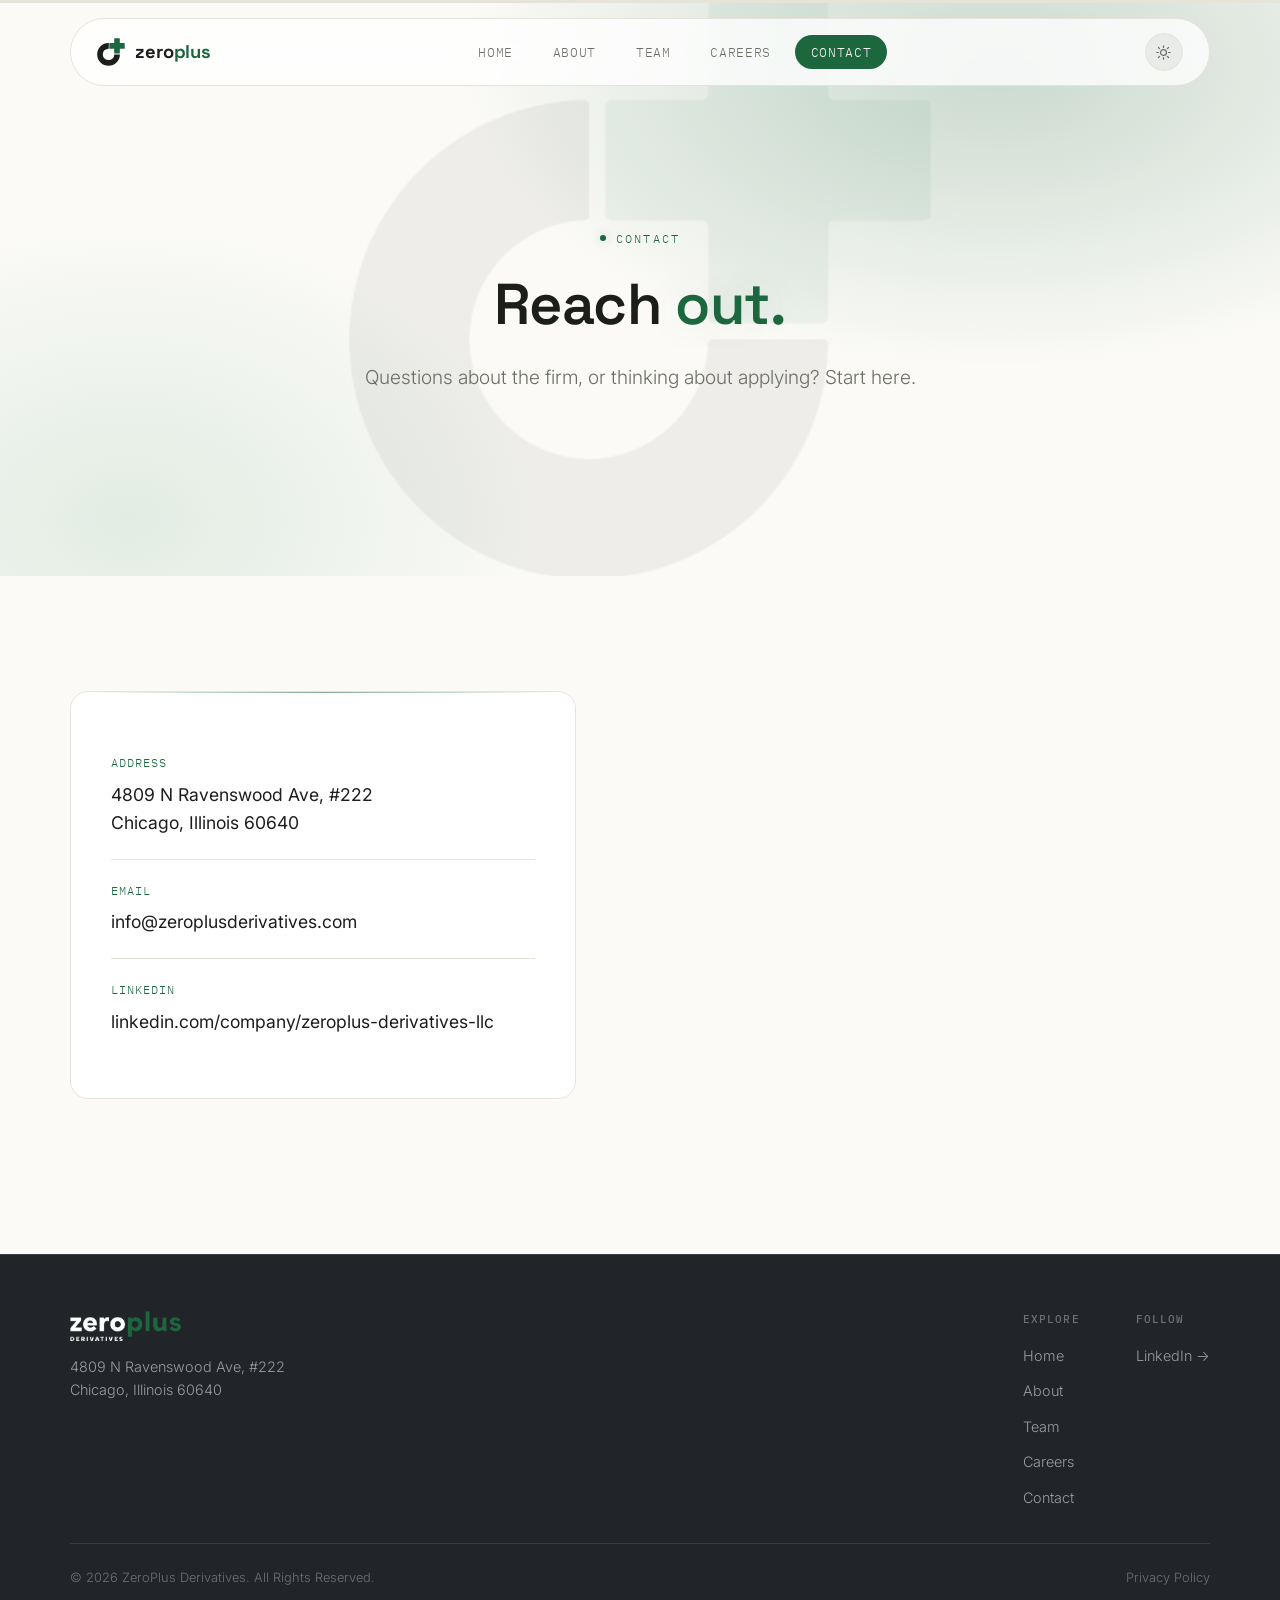
<file: contact.html>
<!DOCTYPE html>
<html lang="en">
<head>
<meta charset="UTF-8">
<meta name="viewport" content="width=device-width, initial-scale=1.0">
<title>Contact &mdash; ZeroPlus Derivatives</title>
<meta name="description" content="Reach ZeroPlus Derivatives in Chicago, Illinois &mdash; questions about the firm, or thinking about applying.">
<link rel="icon" href="assets/logo-mark.png">
<link rel="stylesheet" href="css/style.css">
</head>
<body>

<div class="scroll-progress"><span></span></div>

<header class="site-header">
  <div class="container">
    <a href="index.html" class="brand">
      <svg class="brand-mark" viewBox="0 0 100 100" xmlns="http://www.w3.org/2000/svg" aria-hidden="true">
        <circle cx="41.2" cy="58.5" r="30.5" fill="none" stroke-width="20" stroke-dasharray="143.73 47.91" style="stroke: var(--header-text-hover);"/>
        <g transform="translate(71.5 28.2)">
          <rect x="-10" y="-27.5" width="20" height="55" rx="2" style="fill: var(--glow);"/>
          <rect x="-27.5" y="-10" width="55" height="20" rx="2" style="fill: var(--glow);"/>
        </g>
      </svg>
      <span class="brand-word">zero<span class="g">plus</span></span>
    </a>
    <nav class="main-nav" aria-label="Primary">
      <ul>
        <li><a href="index.html">Home</a></li>
        <li><a href="about.html">About</a></li>
        <li><a href="team.html">Team</a></li>
        <li><a href="careers.html">Careers</a></li>
        <li><a href="contact.html" class="is-active">Contact</a></li>
      </ul>
    </nav>
    <button class="nav-toggle" aria-label="Toggle menu" aria-expanded="false">
      <svg width="16" height="12" viewBox="0 0 18 14" fill="none" xmlns="http://www.w3.org/2000/svg">
        <path d="M0 1H18M0 7H18M0 13H18" stroke="currentColor" stroke-width="1.5"/>
      </svg>
    </button>
    <button class="theme-toggle" aria-label="Toggle light and dark mode">
      <svg class="icon-moon" viewBox="0 0 24 24" fill="none"><path d="M20 14.5A8.5 8.5 0 1 1 9.5 4a7 7 0 0 0 10.5 10.5Z" stroke="currentColor" stroke-width="1.7" stroke-linejoin="round"/></svg>
      <svg class="icon-sun" viewBox="0 0 24 24" fill="none"><circle cx="12" cy="12" r="4.2" stroke="currentColor" stroke-width="1.7"/><path d="M12 2.5v2.3M12 19.2v2.3M4.9 4.9l1.6 1.6M17.5 17.5l1.6 1.6M2.5 12h2.3M19.2 12h2.3M4.9 19.1l1.6-1.6M17.5 6.5l1.6-1.6" stroke="currentColor" stroke-width="1.7" stroke-linecap="round"/></svg>
    </button>
  </div>
</header>

<main>
  <section class="hero" style="min-height:64vh;">
    <canvas class="hero-canvas" aria-hidden="true"></canvas>
    <img src="assets/logo-mark.png" alt="" class="hero-mark-bg" aria-hidden="true">
        <div class="container">
      <div class="hero-inner" style="max-width:1100px; padding-top:60px; padding-bottom:20px;">
        <span class="eyebrow">Contact</span>
        <h1 style="font-size: clamp(2.1rem, 4.8vw, 3.6rem);">Reach <span class="accent">out.</span></h1>
        <p class="lede">Questions about the firm, or thinking about applying? Start here.</p>
      </div>
    </div>
  </section>

  <section class="section-dark">
    <div class="container">
      <div class="contact-grid">
        <div class="contact-panel glass">
          <div class="contact-item">
            <div class="label">Address</div>
            <div class="value">4809 N Ravenswood Ave, #222<br>Chicago, Illinois 60640</div>
          </div>
          <div class="contact-item">
            <div class="label">Email</div>
            <a href="mailto:info@zeroplusderivatives.com" class="value" style="display:block;">info@zeroplusderivatives.com</a>
          </div>
          <div class="contact-item">
            <div class="label">LinkedIn</div>
            <a href="https://www.linkedin.com/company/zeroplus-derivatives-llc/" target="_blank" rel="noopener" class="value" style="display:block;">linkedin.com/company/zeroplus-derivatives-llc</a>
          </div>
        </div>
        <div class="map-frame">
          <iframe
            title="ZeroPlus Derivatives office location"
            src="https://www.openstreetmap.org/export/embed.html?bbox=-87.6737%2C41.9666%2C-87.6637%2C41.9726&layer=mapnik&marker=41.9696%2C-87.6687"
            loading="lazy">
          </iframe>
        </div>
      </div>
    </div>
  </section>
</main>

<footer class="site-footer">
  <div class="container">
    <div class="footer-top">
      <div class="footer-brand">
        <img src="assets/logo-full.png" alt="ZeroPlus Derivatives">
        <address>
          4809 N Ravenswood Ave, #222<br>
          Chicago, Illinois 60640
        </address>
      </div>
      <div class="footer-nav">
        <div>
          <h4>Explore</h4>
          <ul>
            <li><a href="index.html">Home</a></li>
            <li><a href="about.html">About</a></li>
            <li><a href="team.html">Team</a></li>
            <li><a href="careers.html">Careers</a></li>
            <li><a href="contact.html">Contact</a></li>
          </ul>
        </div>
        <div>
          <h4>Follow</h4>
          <ul>
            <li><a href="https://www.linkedin.com/company/zeroplus-derivatives-llc/" target="_blank" rel="noopener" class="social-link">LinkedIn &rarr;</a></li>
          </ul>
        </div>
      </div>
    </div>
    <div class="footer-bottom">
      <span>&copy; 2026 ZeroPlus Derivatives. All Rights Reserved.</span>
      <a href="#">Privacy Policy</a>
    </div>
  </div>
</footer>

<script src="js/script.js"></script>
</body>
</html>
</file>
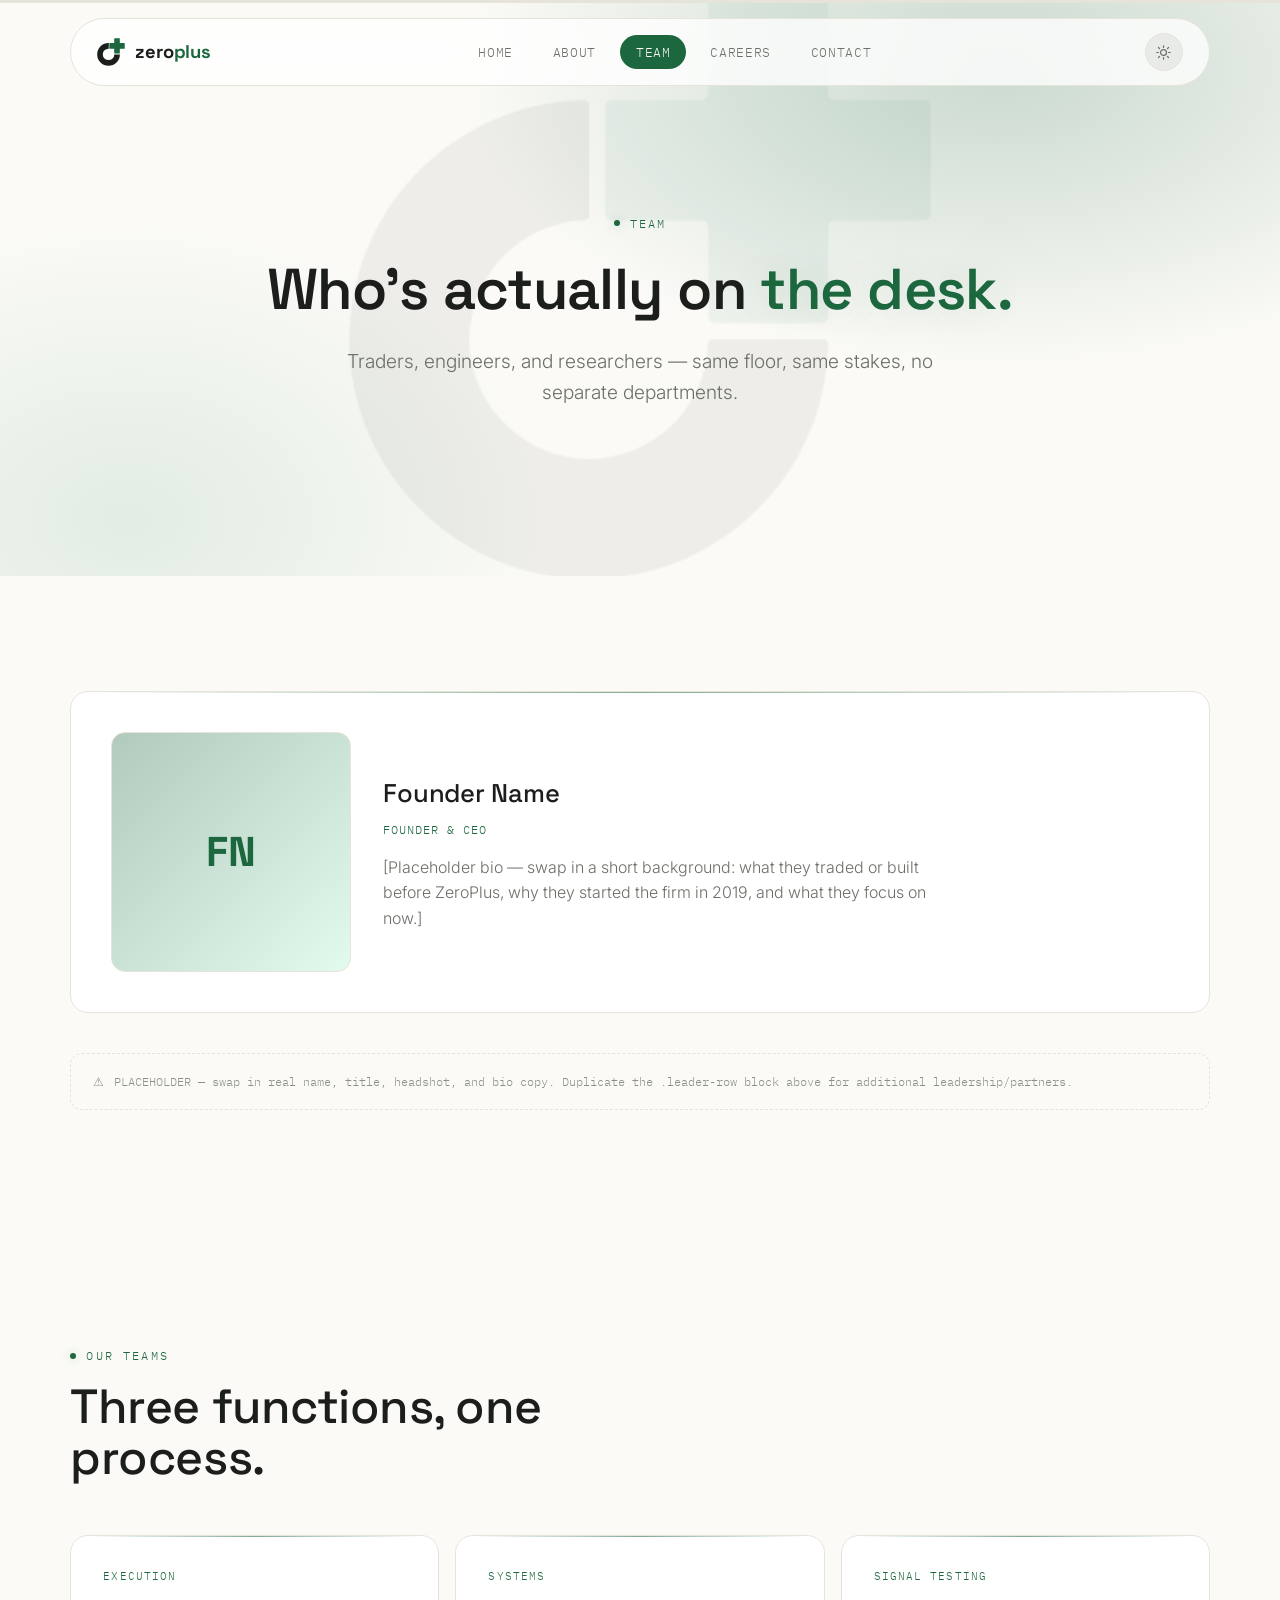
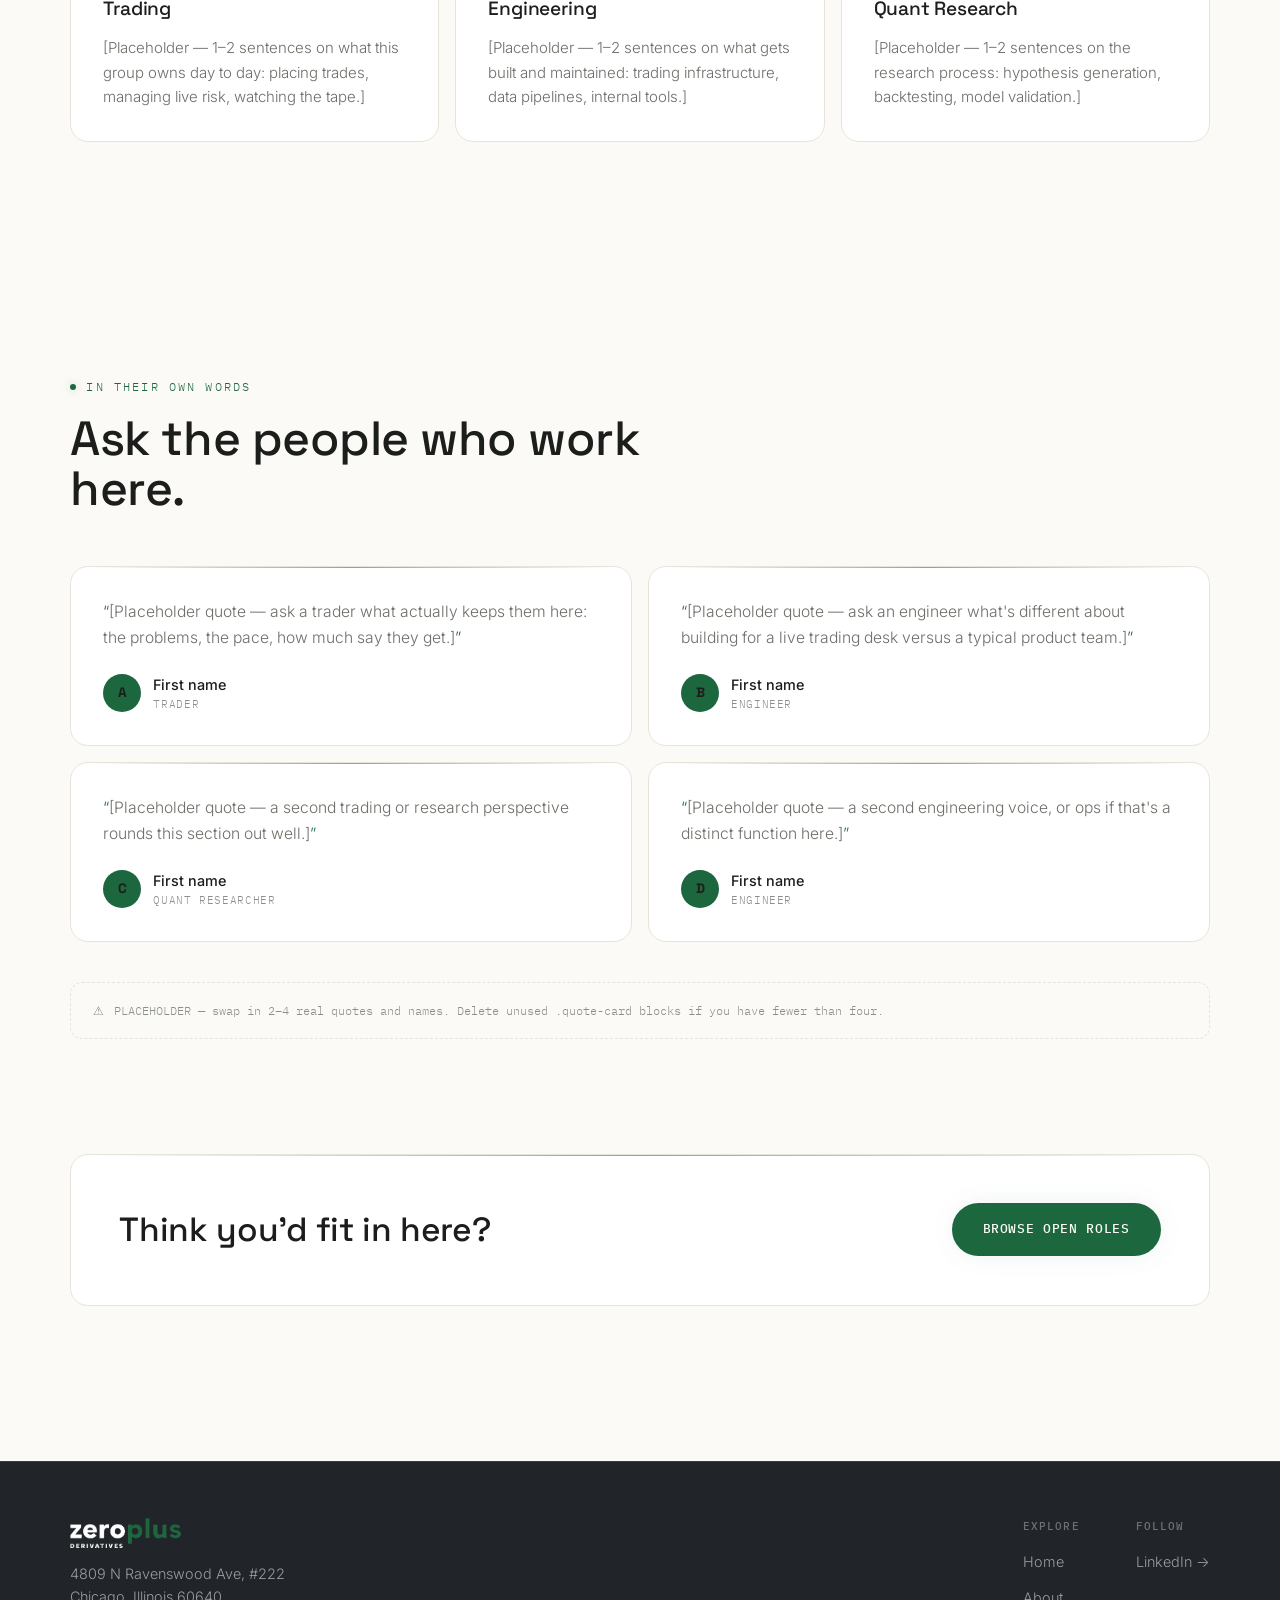
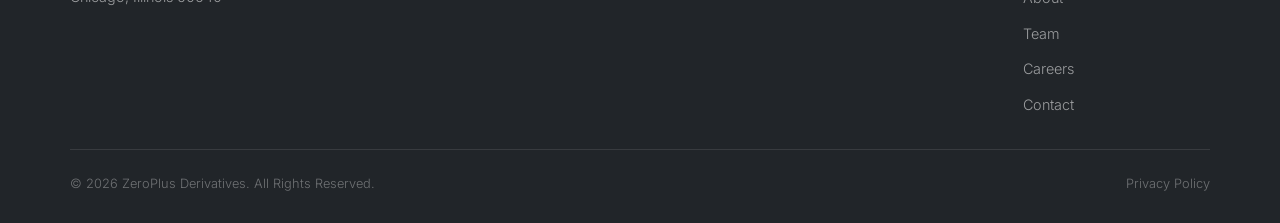
<file: team.html>
<!DOCTYPE html>
<html lang="en">
<head>
<meta charset="UTF-8">
<meta name="viewport" content="width=device-width, initial-scale=1.0">
<title>Team &mdash; ZeroPlus Derivatives</title>
<meta name="description" content="The traders, engineers, and researchers who test, build, and trade every strategy at ZeroPlus Derivatives.">
<link rel="icon" href="assets/logo-mark.png">
<link rel="stylesheet" href="css/style.css">
</head>
<body>

<div class="scroll-progress"><span></span></div>

<header class="site-header">
  <div class="container">
    <a href="index.html" class="brand">
      <svg class="brand-mark" viewBox="0 0 100 100" xmlns="http://www.w3.org/2000/svg" aria-hidden="true">
        <circle cx="41.2" cy="58.5" r="30.5" fill="none" stroke-width="20" stroke-dasharray="143.73 47.91" style="stroke: var(--header-text-hover);"/>
        <g transform="translate(71.5 28.2)">
          <rect x="-10" y="-27.5" width="20" height="55" rx="2" style="fill: var(--glow);"/>
          <rect x="-27.5" y="-10" width="55" height="20" rx="2" style="fill: var(--glow);"/>
        </g>
      </svg>
      <span class="brand-word">zero<span class="g">plus</span></span>
    </a>
    <nav class="main-nav" aria-label="Primary">
      <ul>
        <li><a href="index.html">Home</a></li>
        <li><a href="about.html">About</a></li>
        <li><a href="team.html" class="is-active">Team</a></li>
        <li><a href="careers.html">Careers</a></li>
        <li><a href="contact.html">Contact</a></li>
      </ul>
    </nav>
    <button class="nav-toggle" aria-label="Toggle menu" aria-expanded="false">
      <svg width="16" height="12" viewBox="0 0 18 14" fill="none" xmlns="http://www.w3.org/2000/svg">
        <path d="M0 1H18M0 7H18M0 13H18" stroke="currentColor" stroke-width="1.5"/>
      </svg>
    </button>
    <button class="theme-toggle" aria-label="Toggle light and dark mode">
      <svg class="icon-moon" viewBox="0 0 24 24" fill="none"><path d="M20 14.5A8.5 8.5 0 1 1 9.5 4a7 7 0 0 0 10.5 10.5Z" stroke="currentColor" stroke-width="1.7" stroke-linejoin="round"/></svg>
      <svg class="icon-sun" viewBox="0 0 24 24" fill="none"><circle cx="12" cy="12" r="4.2" stroke="currentColor" stroke-width="1.7"/><path d="M12 2.5v2.3M12 19.2v2.3M4.9 4.9l1.6 1.6M17.5 17.5l1.6 1.6M2.5 12h2.3M19.2 12h2.3M4.9 19.1l1.6-1.6M17.5 6.5l1.6-1.6" stroke="currentColor" stroke-width="1.7" stroke-linecap="round"/></svg>
    </button>
  </div>
</header>

<main>
  <section class="hero" style="min-height:64vh;">
    <canvas class="hero-canvas" aria-hidden="true"></canvas>
    <img src="assets/logo-mark.png" alt="" class="hero-mark-bg" aria-hidden="true">
        <div class="container">
      <div class="hero-inner" style="max-width:1100px; padding-top:60px; padding-bottom:20px;">
        <span class="eyebrow">Team</span>
        <h1 style="font-size: clamp(2.1rem, 4.8vw, 3.6rem);">Who's actually on <span class="accent">the desk.</span></h1>
        <p class="lede">Traders, engineers, and researchers &mdash; same floor, same stakes, no separate departments.</p>
      </div>
    </div>
  </section>

  <!-- LEADERSHIP -->
  <section class="section-dark">
    <div class="container">
      <div class="leader-row glass">
        <div class="leader-photo"><span>FN</span></div>
        <div class="leader-text">
          <h2>Founder Name</h2>
          <span class="role">Founder &amp; CEO</span>
          <p>[Placeholder bio &mdash; swap in a short background: what they traded or built before ZeroPlus, why they started the firm in 2019, and what they focus on now.]</p>
        </div>
      </div>
      <div class="placeholder-note">
        <span>&#9888;</span>
        <span>PLACEHOLDER &mdash; swap in real name, title, headshot, and bio copy. Duplicate the .leader-row block above for additional leadership/partners.</span>
      </div>
    </div>
  </section>

  <!-- TEAM GROUPS -->
  <section class="section-dark">
    <div class="container">
      <div class="section-head">
        <span class="eyebrow">Our Teams</span>
        <h2>Three functions, one process.</h2>
      </div>
      <div class="team-groups">
        <div class="glass">
          <span class="card-label">Execution</span>
          <h3>Trading</h3>
          <p>[Placeholder &mdash; 1&ndash;2 sentences on what this group owns day to day: placing trades, managing live risk, watching the tape.]</p>
        </div>
        <div class="glass">
          <span class="card-label">Systems</span>
          <h3>Engineering</h3>
          <p>[Placeholder &mdash; 1&ndash;2 sentences on what gets built and maintained: trading infrastructure, data pipelines, internal tools.]</p>
        </div>
        <div class="glass">
          <span class="card-label">Signal Testing</span>
          <h3>Quant Research</h3>
          <p>[Placeholder &mdash; 1&ndash;2 sentences on the research process: hypothesis generation, backtesting, model validation.]</p>
        </div>
      </div>
    </div>
  </section>

  <!-- EMPLOYEE QUOTES -->
  <section class="section-dark">
    <div class="container">
      <div class="section-head">
        <span class="eyebrow">In Their Own Words</span>
        <h2>Ask the people who work here.</h2>
      </div>
      <div class="quote-grid">
        <div class="quote-card glass">
          <blockquote>[Placeholder quote &mdash; ask a trader what actually keeps them here: the problems, the pace, how much say they get.]</blockquote>
          <div class="quote-person">
            <div class="quote-avatar">A</div>
            <div><div class="name">First name</div><div class="role">Trader</div></div>
          </div>
        </div>
        <div class="quote-card glass">
          <blockquote>[Placeholder quote &mdash; ask an engineer what's different about building for a live trading desk versus a typical product team.]</blockquote>
          <div class="quote-person">
            <div class="quote-avatar">B</div>
            <div><div class="name">First name</div><div class="role">Engineer</div></div>
          </div>
        </div>
        <div class="quote-card glass">
          <blockquote>[Placeholder quote &mdash; a second trading or research perspective rounds this section out well.]</blockquote>
          <div class="quote-person">
            <div class="quote-avatar">C</div>
            <div><div class="name">First name</div><div class="role">Quant Researcher</div></div>
          </div>
        </div>
        <div class="quote-card glass">
          <blockquote>[Placeholder quote &mdash; a second engineering voice, or ops if that's a distinct function here.]</blockquote>
          <div class="quote-person">
            <div class="quote-avatar">D</div>
            <div><div class="name">First name</div><div class="role">Engineer</div></div>
          </div>
        </div>
      </div>
      <div class="placeholder-note">
        <span>&#9888;</span>
        <span>PLACEHOLDER &mdash; swap in 2&ndash;4 real quotes and names. Delete unused .quote-card blocks if you have fewer than four.</span>
      </div>
    </div>
  </section>

  <!-- CTA -->
  <section class="section-dark" style="padding-top:0;">
    <div class="container">
      <div class="cta-banner glass">
        <h2>Think you'd fit in here?</h2>
        <a href="careers.html" class="btn btn-primary">Browse open roles</a>
      </div>
    </div>
  </section>
</main>

<footer class="site-footer">
  <div class="container">
    <div class="footer-top">
      <div class="footer-brand">
        <img src="assets/logo-full.png" alt="ZeroPlus Derivatives">
        <address>
          4809 N Ravenswood Ave, #222<br>
          Chicago, Illinois 60640
        </address>
      </div>
      <div class="footer-nav">
        <div>
          <h4>Explore</h4>
          <ul>
            <li><a href="index.html">Home</a></li>
            <li><a href="about.html">About</a></li>
            <li><a href="team.html">Team</a></li>
            <li><a href="careers.html">Careers</a></li>
            <li><a href="contact.html">Contact</a></li>
          </ul>
        </div>
        <div>
          <h4>Follow</h4>
          <ul>
            <li><a href="https://www.linkedin.com/company/zeroplus-derivatives-llc/" target="_blank" rel="noopener" class="social-link">LinkedIn &rarr;</a></li>
          </ul>
        </div>
      </div>
    </div>
    <div class="footer-bottom">
      <span>&copy; 2026 ZeroPlus Derivatives. All Rights Reserved.</span>
      <a href="#">Privacy Policy</a>
    </div>
  </div>
</footer>

<script src="js/script.js"></script>
</body>
</html>
</file>
<file: css/style.css>
/* =========================================================
   ZeroPlus Derivatives — FUTURE / SLEEK-SCI-FI VARIANT
   Same brand tokens (logo, green, fonts) as the primary site,
   entirely new layout system: glass panels, glow accents,
   bento grids, animated constellation background.
   ========================================================= */
@import url('https://fonts.googleapis.com/css2?family=Space+Grotesk:wght@400;500;600;700&family=Inter:wght@300;400;500;600&family=IBM+Plex+Mono:wght@400;500&display=swap');

:root {
  --void: #000000;
  --ink: #07080A;
  --charcoal: #212529;
  --surface-solid: #101216;
  --glass: rgba(255, 255, 255, 0.035);
  --glass-strong: rgba(255, 255, 255, 0.06);
  --glass-border: rgba(255, 255, 255, 0.12);
  --paper: #F4F5F2;
  --white: #FFFFFF;

  --green: #1D673F;
  --green-bright: #2E8A56;
  --glow: #3FE28F;
  --glow-dim: rgba(63, 226, 143, 0.22);

  --text-muted: #9BA3A1;
  --text-dim: #5C6462;
  --line: rgba(255, 255, 255, 0.10);
  --line-dark: rgba(33, 37, 41, 0.14);

  /* Header / nav surface — separate tokens so the floating pill
     nav can properly flip with the theme instead of staying dark. */
  --header-bg: rgba(7, 8, 10, 0.72);
  --header-bg-mobile: rgba(10, 11, 14, 0.94);
  --header-border: rgba(255, 255, 255, 0.12);
  --header-text: rgba(255, 255, 255, 0.55);
  --header-text-hover: #FFFFFF;

  --font-display: 'Space Grotesk', system-ui, sans-serif;
  --font-body: 'Inter', system-ui, sans-serif;
  --font-mono: 'IBM Plex Mono', ui-monospace, monospace;

  --max-w: 1320px;
  --pad: clamp(20px, 5.5vw, 72px);
  color-scheme: dark;
}

/* =========================================================
   Light theme — palette + textures adapted from the
   warm-paper "simple" site. Same variable names so every
   existing component re-themes automatically; header and
   footer stay a constant dark charcoal in both themes.
   ========================================================= */
[data-theme="light"] {
  --ink: #FBFAF7;               /* page bg (light) + text sitting on the accent */
  --white: #1C1E1C;             /* main text (dark ink on light bg) */
  --paper: #FFFFFF;
  --glass: #FFFFFF;
  --glass-strong: #F1EFE7;
  --glass-border: #E6E3D8;

  --glow: #1D673F;              /* deep brand green reads on white; bright mint would not */
  --glow-dim: rgba(29, 103, 63, 0.12);

  --text-muted: #6B6F67;
  --text-dim: #8B8F89;
  --line: #E6E3D8;
  --line-dark: #DCDACF;

  --header-bg: rgba(255, 255, 255, 0.78);
  --header-bg-mobile: rgba(255, 255, 255, 0.96);
  --header-border: #E6E3D8;
  --header-text: #6B6F67;
  --header-text-hover: #1C1E1C;
  color-scheme: light;
}

body { transition: background 0.35s ease, color 0.35s ease; }
* { transition: background-color 0.25s ease, border-color 0.25s ease; }
.hero-canvas, .hero, .site-header, button, a { transition: none; }


*, *::before, *::after { box-sizing: border-box; }
html { scroll-behavior: smooth; }
body {
  margin: 0;
  background: var(--ink);
  color: var(--white);
  font-family: var(--font-body);
  font-weight: 300;
  font-size: 16px;
  line-height: 1.6;
  -webkit-font-smoothing: antialiased;
}
img { max-width: 100%; display: block; }
a { color: inherit; text-decoration: none; }
ul { margin: 0; padding: 0; list-style: none; }
h1, h2, h3, h4 { margin: 0; font-family: var(--font-display); font-weight: 500; letter-spacing: -0.01em; }
p { margin: 0; }
button { font-family: inherit; cursor: pointer; }
:focus-visible { outline: 2px solid var(--glow); outline-offset: 3px; }

.container { max-width: var(--max-w); margin: 0 auto; padding-left: var(--pad); padding-right: var(--pad); }

/* =========================================================
   Scroll progress — thin bar fixed at the very top,
   adapted from the site with the dock nav.
   ========================================================= */
.scroll-progress { position: fixed; top: 0; left: 0; right: 0; height: 3px; z-index: 300; background: var(--glass-border); }
.scroll-progress span { display: block; height: 100%; width: 0%; background: var(--glow); transition: width 0.08s linear; }

/* =========================================================
   Theme toggle — sun/moon switch, lives in the nav
   ========================================================= */
.theme-toggle {
  display: inline-flex; align-items: center; justify-content: center;
  width: 38px; height: 38px; border-radius: 50%;
  border: 1px solid var(--header-border); background: rgba(128, 128, 128, 0.12);
  color: var(--header-text); flex-shrink: 0; margin-left: 6px;
  transition: color 0.2s ease, background 0.2s ease, border-color 0.2s ease;
}
.theme-toggle:hover { color: var(--header-text-hover); border-color: var(--glow); }
.theme-toggle svg { width: 17px; height: 17px; }
.theme-toggle .icon-sun { display: none; }
[data-theme="light"] .theme-toggle .icon-moon { display: none; }
[data-theme="light"] .theme-toggle .icon-sun { display: block; }

/* =========================================================
   Light-mode hero texture — large faint watermark mark,
   swapped in for the constellation canvas (dark-mode only).
   ========================================================= */
.hero-mark-bg {
  position: absolute; z-index: 0; top: 50%; left: 50%;
  transform: translate(-50%, -50%);
  width: clamp(480px, 46vw, 760px);
  opacity: 0.05;
  pointer-events: none;
  display: none;
}
[data-theme="light"] .hero-mark-bg { display: block; }
[data-theme="light"] .hero-canvas { display: none; }

.eyebrow {
  display: inline-flex; align-items: center; gap: 10px;
  font-family: var(--font-mono); font-size: 12px; letter-spacing: 0.18em;
  text-transform: uppercase; color: var(--glow);
}
.eyebrow::before {
  content: ''; width: 6px; height: 6px; border-radius: 50%;
  background: var(--glow); box-shadow: 0 0 10px 2px var(--glow-dim);
}

/* =========================================================
   Glass panel primitive
   ========================================================= */
.glass {
  position: relative;
  background: var(--glass);
  border: 1px solid var(--glass-border);
  backdrop-filter: blur(18px);
  -webkit-backdrop-filter: blur(18px);
  border-radius: 18px;
}
.glass::before {
  content: '';
  position: absolute; top: 0; left: 20px; right: 20px; height: 1px;
  background: linear-gradient(90deg, transparent, var(--glow), transparent);
  opacity: 0.55;
}

/* =========================================================
   Header — floating glass nav
   ========================================================= */
.site-header {
  position: fixed; top: 0; left: 0; right: 0; z-index: 100;
  padding: 18px var(--pad) 0;
  pointer-events: none;
}
.site-header .container { pointer-events: auto; }
.site-header .container {
  display: flex; align-items: center; justify-content: space-between;
  height: 68px;
  padding: 0 26px;
  background: var(--header-bg);
  border: 1px solid var(--header-border);
  border-radius: 100px;
  backdrop-filter: blur(20px);
  -webkit-backdrop-filter: blur(20px);
  max-width: calc(var(--max-w) - var(--pad) * 2 + 52px);
}
.brand { display: flex; align-items: center; gap: 10px; }
.brand-mark { height: 28px; width: 28px; flex-shrink: 0; }
.brand-word {
  font-family: var(--font-display); font-weight: 700; font-size: 1.15rem;
  letter-spacing: -0.01em; color: var(--header-text-hover);
}
.brand-word .g { color: var(--glow); }

.main-nav ul { display: flex; align-items: center; gap: 8px; }
.main-nav a {
  font-family: var(--font-mono); font-size: 12.5px; letter-spacing: 0.05em;
  text-transform: uppercase; color: var(--header-text);
  padding: 9px 16px; border-radius: 100px;
  transition: color 0.2s ease, background 0.2s ease;
}
.main-nav a:hover { color: var(--header-text-hover); background: rgba(128, 128, 128, 0.14); }
.main-nav a.is-active { color: var(--ink); background: var(--glow); }

.nav-toggle {
  display: none; background: none; border: 1px solid var(--header-border);
  border-radius: 50%; width: 40px; height: 40px;
  align-items: center; justify-content: center; color: var(--header-text-hover);
}
@media (max-width: 780px) {
  .site-header .container { border-radius: 20px; max-width: 100%; }
  .main-nav {
    position: absolute; top: 90px; left: var(--pad); right: var(--pad);
    background: var(--header-bg-mobile);
    border: 1px solid transparent; border-radius: 16px;
    backdrop-filter: blur(20px);
    max-height: 0; overflow: hidden; opacity: 0;
    transition: max-height 0.3s ease, opacity 0.2s ease, border-color 0.2s ease;
  }
  .main-nav.is-open { max-height: 340px; opacity: 1; border-color: var(--header-border); }
  .main-nav ul { flex-direction: column; align-items: stretch; gap: 4px; padding: 12px; }
  .main-nav a { display: block; padding: 12px 16px; }
  .nav-toggle { display: inline-flex; }
}

/* =========================================================
   Hero — constellation canvas + editorial headline
   ========================================================= */
.hero {
  position: relative;
  min-height: 92vh;
  display: flex;
  align-items: center;
  overflow: hidden;
  background:
    radial-gradient(ellipse 900px 500px at 78% 12%, rgba(29,103,63,0.22), transparent 60%),
    radial-gradient(ellipse 700px 500px at 10% 90%, rgba(46,138,86,0.12), transparent 60%),
    var(--ink);
}
/* .container is a flex item here; without an explicit width it shrinks
   to fit its content and (thanks to .container's own margin:auto) ends
   up self-centering — so shorter headlines drift rightward compared to
   longer ones. Force it to fill the row so every page's text starts
   at the same left edge regardless of content length. */
.hero .container { width: 100%; margin: 0 auto; }
.hero-canvas { position: absolute; inset: 0; z-index: 0; opacity: 0.8; }
.hero-inner { position: relative; z-index: 1; max-width: 880px; margin: 0 auto; padding: 140px 0 80px; text-align: center; }

.hero h1 {
  margin-top: 26px;
  font-size: clamp(2.6rem, 6.4vw, 5.2rem);
  line-height: 1.02;
  font-weight: 600;
}
.hero h1 .thin { font-weight: 300; color: var(--text-muted); }
.hero h1 .accent { color: var(--glow); text-shadow: 0 0 40px var(--glow-dim); }

.hero p.lede { margin: 28px auto 0; font-size: 1.2rem; font-weight: 300; color: var(--text-muted); max-width: 54ch; }
.hero .cta-row { margin-top: 40px; display: flex; gap: 16px; flex-wrap: wrap; justify-content: center; }

.btn {
  display: inline-flex; align-items: center; gap: 10px;
  padding: 15px 30px; border-radius: 100px;
  font-family: var(--font-mono); font-size: 13px; letter-spacing: 0.05em;
  text-transform: uppercase; transition: all 0.2s ease; border: 1px solid transparent;
}
.btn-primary { background: var(--glow); color: var(--ink); font-weight: 500; box-shadow: 0 0 30px -6px var(--glow-dim); }
.btn-primary:hover { background: var(--white); }
.btn-ghost { border-color: var(--glass-border); color: var(--white); background: var(--glass); backdrop-filter: blur(10px); }
.btn-ghost:hover { border-color: var(--glow); color: var(--glow); }

.scroll-cue {
  position: absolute; bottom: 36px; left: var(--pad); z-index: 1;
  display: flex; align-items: center; gap: 10px;
  font-family: var(--font-mono); font-size: 11px; letter-spacing: 0.14em;
  text-transform: uppercase; color: var(--text-dim);
}
.scroll-cue .line { width: 28px; height: 1px; background: var(--text-dim); position: relative; overflow: hidden; }
.scroll-cue .line::after {
  content: ''; position: absolute; left: -100%; top: 0; width: 100%; height: 100%;
  background: var(--glow); animation: cue-slide 2.2s ease-in-out infinite;
}
@keyframes cue-slide { 0% { left: -100%; } 50% { left: 100%; } 100% { left: 100%; } }
@media (prefers-reduced-motion: reduce) { .scroll-cue .line::after { animation: none; left: 0; } }

/* =========================================================
   Stat band — big glass tiles
   ========================================================= */
.stat-band { padding: clamp(48px, 7vw, 80px) 0 clamp(64px, 8vw, 96px); position: relative; z-index: 1; }
.stat-grid { display: grid; grid-template-columns: repeat(4, 1fr); gap: 16px; }
.stat-tile { padding: 30px 26px; }
.stat-tile .value {
  font-family: var(--font-display); font-weight: 700;
  font-size: clamp(2rem, 3.4vw, 2.7rem); color: var(--white); line-height: 1;
}
.stat-tile .value .unit { color: var(--glow); }
.stat-tile .label { margin-top: 12px; font-family: var(--font-mono); font-size: 11.5px; letter-spacing: 0.06em; color: var(--text-muted); text-transform: uppercase; line-height: 1.5; }

@media (max-width: 900px) { .stat-grid { grid-template-columns: repeat(2, 1fr); } }
@media (max-width: 520px) { .stat-grid { grid-template-columns: 1fr; } }

/* =========================================================
   Sections
   ========================================================= */
section { padding: clamp(64px, 9vw, 128px) 0; }
.section-dark { background: var(--ink); position: relative; }
.section-paper { background: var(--paper); color: var(--charcoal); }
.section-charcoal { background: var(--charcoal); }

.section-head { max-width: 640px; margin-bottom: 52px; }
.section-head h2 { margin-top: 16px; font-size: clamp(1.9rem, 4vw, 3rem); line-height: 1.05; font-weight: 500; }
.section-head p { margin-top: 18px; color: var(--text-muted); font-weight: 300; font-size: 1.05rem; }
.section-paper .eyebrow { color: var(--green); }
.section-paper .eyebrow::before { background: var(--green); box-shadow: 0 0 10px 2px rgba(29,103,63,0.2); }

/* =========================================================
   Bento grid — "What we do"
   ========================================================= */
.bento { display: grid; grid-template-columns: repeat(3, 1fr); grid-auto-rows: minmax(160px, auto); gap: 16px; }
.bento-item {
  padding: 34px; display: flex; flex-direction: column; justify-content: flex-end;
  transition: border-color 0.25s ease, transform 0.25s ease;
}
.bento-item:hover { border-color: var(--glow-dim); transform: translateY(-3px); }
.bento-item.span-2 { grid-column: span 2; }
.bento-item.span-2-row { grid-row: span 2; }
.bento-icon { width: 40px; height: 40px; margin-bottom: 20px; color: var(--glow); }
.bento-item.span-2 .bento-icon { width: 64px; height: 64px; margin-bottom: 28px; }
.bento-item h3 { font-size: 1.3rem; font-weight: 500; }
.bento-item p { margin-top: 12px; color: var(--text-muted); font-size: 0.96rem; font-weight: 300; max-width: 42ch; }
.bento-item .tag { font-family: var(--font-mono); font-size: 11px; color: var(--text-dim); text-transform: uppercase; letter-spacing: 0.08em; margin-bottom: auto; }

@media (max-width: 900px) {
  .bento { grid-template-columns: 1fr 1fr; }
  .bento-item.span-2-row { grid-row: span 1; }
}
@media (max-width: 620px) {
  .bento { grid-template-columns: 1fr; }
  .bento-item.span-2 { grid-column: span 1; }
}

/* =========================================================
   Full-bleed statement band
   ========================================================= */
.statement {
  position: relative; overflow: hidden;
  padding: clamp(90px, 14vw, 160px) 0;
  background:
    radial-gradient(ellipse 800px 500px at 50% 0%, var(--glow-dim), transparent 65%),
    var(--ink);
  text-align: center;
  border-top: 1px solid var(--line);
  border-bottom: 1px solid var(--line);
}
.statement .container { max-width: 920px; }
.statement h2 {
  font-size: clamp(1.8rem, 5vw, 3.4rem); line-height: 1.15; font-weight: 400;
  color: var(--text-muted);
}
.statement h2 strong { color: var(--white); font-weight: 600; }
.statement h2 .accent { color: var(--glow); font-weight: 600; text-shadow: 0 0 40px var(--glow-dim); }

/* =========================================================
   Split / media panels (About page scenes)
   ========================================================= */
.split-row { display: grid; grid-template-columns: 1fr 1fr; gap: 28px; align-items: center; }
.split-row.reverse .split-media { order: 2; }
.split-row.reverse .split-text { order: 1; }
.split-media { position: relative; aspect-ratio: 4/3; overflow: hidden; border: 1px solid var(--glass-border); border-radius: 18px; }
.split-media .scene-svg { width: 100%; height: 100%; }
.split-text h2 { font-size: clamp(1.6rem, 3.2vw, 2.3rem); line-height: 1.1; font-weight: 500; }
.split-text p { margin-top: 20px; color: var(--text-muted); max-width: 48ch; font-weight: 300; }
.split-text p + p { margin-top: 14px; }
.section-paper .split-text p { color: var(--text-muted-dark, #6B7573); }

@media (max-width: 820px) {
  .split-row { grid-template-columns: 1fr; }
  .split-row.reverse .split-media, .split-row.reverse .split-text { order: unset; }
}

/* =========================================================
   CTA banner
   ========================================================= */
.cta-banner { display: flex; align-items: center; justify-content: space-between; gap: 24px; flex-wrap: wrap; padding: 48px; }
.cta-banner h2 { font-size: clamp(1.5rem, 3vw, 2.1rem); max-width: 480px; font-weight: 500; }

/* =========================================================
   Team preview / people cards
   ========================================================= */
.people-grid { display: grid; grid-template-columns: repeat(3, 1fr); gap: 16px; }
.people-card { padding: 30px; text-align: left; }
.people-avatar {
  width: 56px; height: 56px; border-radius: 50%;
  background: linear-gradient(135deg, var(--green), var(--glow));
  display: flex; align-items: center; justify-content: center;
  font-family: var(--font-display); font-weight: 700; color: var(--ink);
  margin-bottom: 20px;
}
.people-card h4 { font-size: 1.05rem; font-weight: 500; }
.people-card .role { font-family: var(--font-mono); font-size: 11px; color: var(--glow); text-transform: uppercase; letter-spacing: 0.06em; margin-top: 4px; display: block; }
.people-card p { margin-top: 14px; color: var(--text-muted); font-size: 0.92rem; font-weight: 300; line-height: 1.6; }
@media (max-width: 820px) { .people-grid { grid-template-columns: 1fr; } }

/* =========================================================
   Leadership row (About/Team)
   ========================================================= */
.leader-row { display: grid; grid-template-columns: 240px 1fr; gap: 32px; align-items: center; padding: 40px; }
.leader-photo {
  aspect-ratio: 1; border-radius: 14px;
  background: linear-gradient(135deg, rgba(29,103,63,0.35), rgba(63,226,143,0.15));
  border: 1px solid var(--glass-border);
  display: flex; align-items: center; justify-content: center;
  font-family: var(--font-display); font-size: 2.6rem; font-weight: 700; color: var(--glow);
}
.leader-text h2 { font-size: 1.6rem; font-weight: 500; }
.leader-text .role { font-family: var(--font-mono); font-size: 12px; letter-spacing: 0.08em; text-transform: uppercase; color: var(--glow); margin-top: 6px; display: block; }
.leader-text p { margin-top: 16px; color: var(--text-muted); max-width: 58ch; font-weight: 300; }
@media (max-width: 640px) { .leader-row { grid-template-columns: 1fr; text-align: left; } .leader-photo { width: 130px; height: 130px; } }

.quote-grid { display: grid; grid-template-columns: repeat(2, 1fr); gap: 16px; }
.quote-card { padding: 32px; display: flex; flex-direction: column; gap: 22px; }
.quote-card blockquote { margin: 0; font-size: 0.98rem; color: var(--text-muted); line-height: 1.65; font-weight: 300; }
.quote-card blockquote::before { content: '\201C'; color: var(--glow); }
.quote-card blockquote::after { content: '\201D'; color: var(--glow); }
.quote-person { display: flex; align-items: center; gap: 12px; margin-top: auto; }
.quote-avatar { width: 38px; height: 38px; border-radius: 50%; background: var(--green); color: var(--white); display: flex; align-items: center; justify-content: center; font-family: var(--font-display); font-weight: 700; font-size: 0.85rem; flex-shrink: 0; }
.quote-person .name { font-weight: 500; font-size: 0.9rem; }
.quote-person .role { font-family: var(--font-mono); font-size: 10.5px; color: var(--text-dim); text-transform: uppercase; letter-spacing: 0.06em; }
@media (max-width: 720px) { .quote-grid { grid-template-columns: 1fr; } }

.team-groups { display: grid; grid-template-columns: repeat(3, 1fr); gap: 16px; }
.team-groups .glass { padding: 32px; }
.team-groups .card-label { display: block; font-family: var(--font-mono); font-size: 11px; letter-spacing: 0.1em; text-transform: uppercase; color: var(--glow); margin-bottom: 8px; }
.team-groups h3 { font-size: 1.2rem; font-weight: 500; }
.team-groups p { margin-top: 12px; color: var(--text-muted); font-size: 0.94rem; font-weight: 300; }
@media (max-width: 720px) { .team-groups { grid-template-columns: 1fr; } }

/* Generic equal 3-col glass card grid (reused across pages) */
.card-grid3 { display: grid; grid-template-columns: repeat(3, 1fr); gap: 16px; }
.card-grid3 .glass { padding: 32px; }
.card-grid3 .tag { font-family: var(--font-mono); font-size: 11px; color: var(--glow); text-transform: uppercase; letter-spacing: 0.08em; }
.card-grid3 h3 { margin-top: 10px; font-size: 1.15rem; font-weight: 500; }
.card-grid3 p { margin-top: 12px; color: var(--text-muted); font-size: 0.95rem; font-weight: 300; }
@media (max-width: 720px) { .card-grid3 { grid-template-columns: 1fr; } }

.placeholder-note {
  margin-top: 40px; padding: 18px 22px; border: 1px dashed var(--glass-border); border-radius: 12px;
  font-family: var(--font-mono); font-size: 12px; color: var(--text-dim);
  display: flex; gap: 10px; align-items: flex-start;
}

/* =========================================================
   Careers page
   ========================================================= */
.job-list { display: grid; gap: 16px; }
.job-row { padding: 36px; display: grid; grid-template-columns: 1fr auto; gap: 24px; align-items: start; }
.job-main h3 { font-size: 1.4rem; font-weight: 500; }
.job-meta { display: flex; gap: 10px; margin-top: 12px; flex-wrap: wrap; }
.job-meta span { font-family: var(--font-mono); font-size: 11px; letter-spacing: 0.05em; text-transform: uppercase; color: var(--glow); border: 1px solid var(--glow-dim); padding: 5px 12px; border-radius: 100px; }
.job-desc { margin-top: 18px; color: var(--text-muted); max-width: 62ch; font-weight: 300; }
.job-list-inline { margin-top: 16px; display: grid; gap: 9px; }
.job-list-inline li { padding-left: 20px; position: relative; color: var(--text-muted); font-size: 0.94rem; font-weight: 300; }
.job-list-inline li::before { content: ''; position: absolute; left: 0; top: 8px; width: 6px; height: 6px; border-radius: 50%; background: var(--glow); }
.job-apply { align-self: center; }
@media (max-width: 640px) { .job-row { grid-template-columns: 1fr; } .job-apply { justify-self: start; } }

/* =========================================================
   Contact page
   ========================================================= */
.contact-grid { display: grid; grid-template-columns: 0.9fr 1.1fr; gap: 16px; }
.contact-panel { padding: 40px; }
.contact-item { padding: 22px 0; border-bottom: 1px solid var(--line); }
.contact-item:last-child { border-bottom: none; }
.contact-item .label { font-family: var(--font-mono); font-size: 11.5px; letter-spacing: 0.08em; text-transform: uppercase; color: var(--glow); }
.contact-item .value { margin-top: 8px; font-size: 1.1rem; font-weight: 400; }
.contact-item a.value:hover { color: var(--glow); }
.map-frame { overflow: hidden; min-height: 320px; border-radius: 18px; filter: grayscale(0.4) invert(0.92) contrast(0.9); }
[data-theme="light"] .map-frame { filter: grayscale(0.3) contrast(0.95); }
.map-frame iframe { width: 100%; height: 100%; border: 0; }
@media (max-width: 820px) { .contact-grid { grid-template-columns: 1fr; } }

/* =========================================================
   Footer
   ========================================================= */
.site-footer { background: var(--charcoal); border-top: 1px solid rgba(255,255,255,0.1); padding: 56px 0 28px; margin-top: 40px; }
.footer-top { display: flex; justify-content: space-between; align-items: flex-start; flex-wrap: wrap; gap: 32px; padding-bottom: 32px; border-bottom: 1px solid rgba(255,255,255,0.1); }
.footer-brand img { height: 30px; margin-bottom: 14px; }
.footer-brand address { font-style: normal; color: rgba(255,255,255,0.55); font-size: 0.9rem; line-height: 1.6; font-weight: 300; }
.footer-nav { display: flex; gap: 56px; flex-wrap: wrap; }
.footer-nav h4 { font-family: var(--font-mono); font-size: 11px; letter-spacing: 0.1em; text-transform: uppercase; color: rgba(255,255,255,0.35); margin-bottom: 14px; }
.footer-nav ul { display: flex; flex-direction: column; gap: 10px; }
.footer-nav a { color: rgba(255,255,255,0.55); font-size: 0.9rem; transition: color 0.2s ease; }
.footer-nav a:hover { color: #FFFFFF; }
.footer-bottom { display: flex; justify-content: space-between; align-items: center; flex-wrap: wrap; gap: 12px; padding-top: 24px; font-size: 0.8rem; color: rgba(255,255,255,0.35); }
.footer-bottom a:hover { color: #FFFFFF; }
.social-link { display: inline-flex; align-items: center; gap: 8px; color: rgba(255,255,255,0.55); }
.social-link:hover { color: #3FE28F; }
</file>
